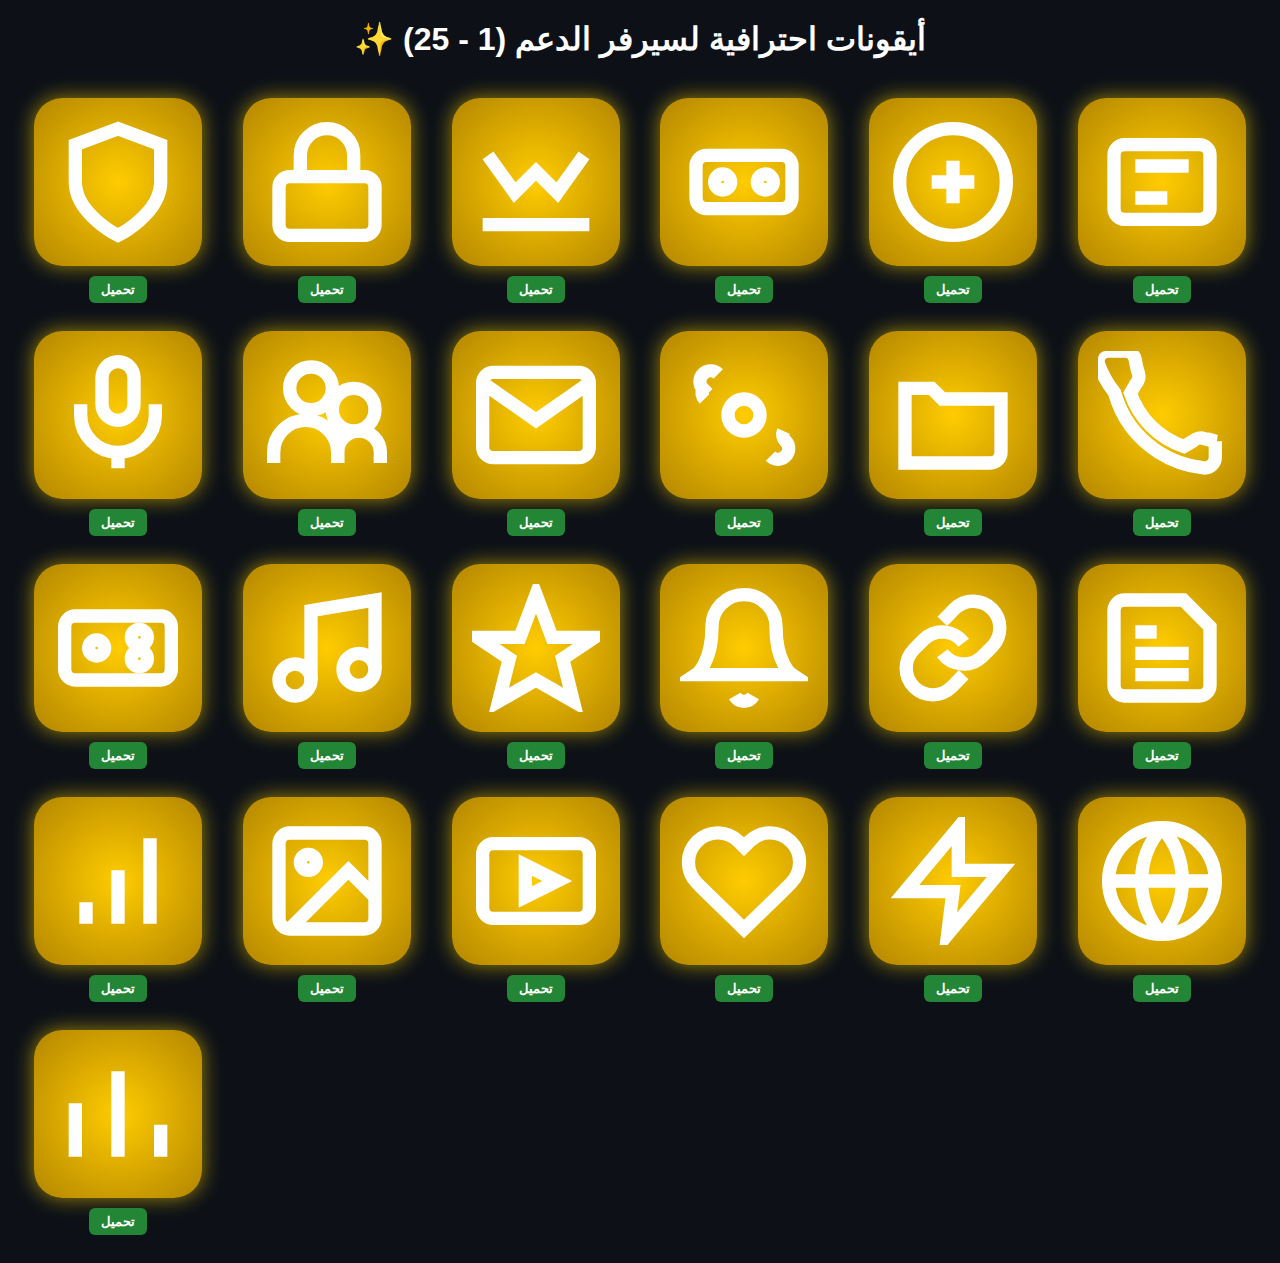
<file: index.html>
<!DOCTYPE html>
<html lang="ar">
<head>
  <meta charset="UTF-8">
  <title>🎨 أيقونات دعم البوت (25)</title>
  <style>
    body {
      background: #0d1117;
      color: white;
      font-family: Arial, sans-serif;
      text-align: center;
    }
    h1 { margin: 20px; }
    .grid {
      display: grid;
      grid-template-columns: repeat(auto-fill, minmax(160px, 1fr));
      gap: 28px;
      padding: 20px;
    }
    .icon-card {
      display: flex;
      flex-direction: column;
      align-items: center;
      justify-content: center;
    }
    svg {
      width: 128px;
      height: 128px;
      border-radius: 28px;
      background: radial-gradient(circle at center, #ffcc00, #b38600);
      padding: 20px;
      box-shadow: 0 0 20px rgba(255,215,0,0.6);
      display: block;
      margin: auto;
    }
    button {
      margin-top: 10px;
      padding: 6px 12px;
      border: none;
      border-radius: 6px;
      background: #238636;
      color: white;
      cursor: pointer;
      font-weight: bold;
    }
    button:hover { background: #2ea043; }
  </style>
</head>
<body>
  <h1>✨ أيقونات احترافية لسيرفر الدعم (1 - 25)</h1>
  <div class="grid">

    <!-- 1 🛡️ حماية -->
    <div class="icon-card"><svg viewBox="0 0 24 24" fill="none" stroke="white" stroke-width="2.5"><path d="M12 22s8-4 8-10V5l-8-3-8 3v7c0 6 8 10 8 10z"/></svg><button onclick="downloadPNG(this.previousElementSibling,'shield')">تحميل</button></div>

    <!-- 2 🔒 قفل -->
    <div class="icon-card"><svg viewBox="0 0 24 24" fill="none" stroke="white" stroke-width="2.5"><rect x="3" y="11" width="18" height="11" rx="2"/><path d="M7 11V7a5 5 0 0110 0v4"/></svg><button onclick="downloadPNG(this.previousElementSibling,'lock')">تحميل</button></div>

    <!-- 3 👑 تاج -->
    <div class="icon-card"><svg viewBox="0 0 24 24" fill="none" stroke="white" stroke-width="2.5"><path d="M3 7l5 7 4-4 4 4 5-7"/><path d="M2 20h20"/></svg><button onclick="downloadPNG(this.previousElementSibling,'crown')">تحميل</button></div>

    <!-- 4 🤖 بوت -->
    <div class="icon-card"><svg viewBox="0 0 24 24" fill="none" stroke="white" stroke-width="2.5"><rect x="3" y="7" width="18" height="10" rx="2"/><circle cx="8" cy="12" r="1.5"/><circle cx="16" cy="12" r="1.5"/></svg><button onclick="downloadPNG(this.previousElementSibling,'bot')">تحميل</button></div>

    <!-- 5 💰 كريدت -->
    <div class="icon-card"><svg viewBox="0 0 24 24" fill="none" stroke="white" stroke-width="2.5"><circle cx="12" cy="12" r="10"/><path d="M8 12h8"/><path d="M12 8v8"/></svg><button onclick="downloadPNG(this.previousElementSibling,'credit')">تحميل</button></div>

    <!-- 6 🎫 تذكرة -->
    <div class="icon-card"><svg viewBox="0 0 24 24" fill="none" stroke="white" stroke-width="2.5"><rect x="3" y="5" width="18" height="14" rx="2"/><path d="M7 9h10M7 15h6"/></svg><button onclick="downloadPNG(this.previousElementSibling,'ticket')">تحميل</button></div>

    <!-- 7 🎤 ميكروفون -->
    <div class="icon-card"><svg viewBox="0 0 24 24" fill="none" stroke="white" stroke-width="2.5"><rect x="9" y="2" width="6" height="11" rx="3"/><path d="M5 10v2a7 7 0 0014 0v-2"/><line x1="12" y1="19" x2="12" y2="22"/></svg><button onclick="downloadPNG(this.previousElementSibling,'mic')">تحميل</button></div>

    <!-- 8 👥 فريق -->
    <div class="icon-card"><svg viewBox="0 0 24 24" fill="none" stroke="white" stroke-width="2.5"><circle cx="9" cy="7" r="4"/><circle cx="17" cy="11" r="4"/><path d="M2 21v-2a6 6 0 0112 0v2"/><path d="M14 21v-2a4 4 0 018 0v2"/></svg><button onclick="downloadPNG(this.previousElementSibling,'team')">تحميل</button></div>

    <!-- 9 ✉️ رسائل -->
    <div class="icon-card"><svg viewBox="0 0 24 24" fill="none" stroke="white" stroke-width="2.5"><rect x="2" y="4" width="20" height="16" rx="2"/><polyline points="22,6 12,13 2,6"/></svg><button onclick="downloadPNG(this.previousElementSibling,'messages')">تحميل</button></div>

    <!-- 10 🛠️ إعدادات -->
    <div class="icon-card"><svg viewBox="0 0 24 24" fill="none" stroke="white" stroke-width="2.5"><circle cx="12" cy="12" r="3"/><path d="M19.4 15a1.65 1.65 0 00.33 1.82l.06.06a2 2 0 01-2.83 2.83"/><path d="M4.6 9A1.65 1.65 0 014.27 7.2l.06-.06a2 2 0 012.83-2.83"/></svg><button onclick="downloadPNG(this.previousElementSibling,'settings')">تحميل</button></div>

    <!-- 11 📁 ملفات -->
    <div class="icon-card"><svg viewBox="0 0 24 24" fill="none" stroke="white" stroke-width="2.5"><path d="M3 7h5l2 2h11v10a2 2 0 01-2 2H3z"/></svg><button onclick="downloadPNG(this.previousElementSibling,'folder')">تحميل</button></div>

    <!-- 12 📞 دعم -->
    <div class="icon-card"><svg viewBox="0 0 24 24" fill="none" stroke="white" stroke-width="2.5"><path d="M22 16.92v3a2 2 0 01-2.18 2 19.79 19.79 0 01-8.63-3.07A19.5 19.5 0 013.1 7.81 19.5 19.5 0 010 2.18 2 2 0 012 0h3a2 2 0 012 1.72c.12.81.3 1.6.54 2.35a2 2 0 01-.45 2.11L6.09 7.91a16 16 0 0010 10l1.73-1.02a2 2 0 012.11-.45c.75.24 1.54.42 2.35.54A2 2 0 0122 16.92z"/></svg><button onclick="downloadPNG(this.previousElementSibling,'support')">تحميل</button></div>

    <!-- 13 🎮 ألعاب -->
    <div class="icon-card"><svg viewBox="0 0 24 24" fill="none" stroke="white" stroke-width="2.5"><rect x="2" y="6" width="20" height="12" rx="2"/><circle cx="8" cy="12" r="1.5"/><circle cx="16" cy="10" r="1.5"/><circle cx="16" cy="14" r="1.5"/></svg><button onclick="downloadPNG(this.previousElementSibling,'gamepad')">تحميل</button></div>

    <!-- 14 🎵 موسيقى -->
    <div class="icon-card"><svg viewBox="0 0 24 24" fill="none" stroke="white" stroke-width="2.5"><path d="M9 18V5l12-2v13"/><circle cx="6" cy="18" r="3"/><circle cx="18" cy="16" r="3"/></svg><button onclick="downloadPNG(this.previousElementSibling,'music')">تحميل</button></div>

    <!-- 15 ⭐ نجمة -->
    <div class="icon-card"><svg viewBox="0 0 24 24" fill="none" stroke="white" stroke-width="2.5"><polygon points="12 2 15 10 23 10 17 14 19 22 12 18 5 22 7 14 1 10 9 10"/></svg><button onclick="downloadPNG(this.previousElementSibling,'star')">تحميل</button></div>

    <!-- 16 🔔 جرس -->
    <div class="icon-card"><svg viewBox="0 0 24 24" fill="none" stroke="white" stroke-width="2.5"><path d="M18 8a6 6 0 00-12 0c0 7-3 9-3 9h18s-3-2-3-9"/><path d="M13.73 21a2 2 0 01-3.46 0"/></svg><button onclick="downloadPNG(this.previousElementSibling,'bell')">تحميل</button></div>

    <!-- 17 🔗 دعوة -->
    <div class="icon-card"><svg viewBox="0 0 24 24" fill="none" stroke="white" stroke-width="2.5"><path d="M10 13a5 5 0 007.54.54l1.83-1.83a5 5 0 00-7.07-7.07L10 7"/><path d="M14 11a5 5 0 00-7.54-.54L4.63 12.3a5 5 0 007.07 7.07L14 17"/></svg><button onclick="downloadPNG(this.previousElementSibling,'invite')">تحميل</button></div>

    <!-- 18 📝 ملاحظات -->
    <div class="icon-card"><svg viewBox="0 0 24 24" fill="none" stroke="white" stroke-width="2.5"><path d="M19 21H5a2 2 0 01-2-2V5a2 2 0 012-2h11l5 5v11a2 2 0 01-2 2z"/><line x1="17" y1="17" x2="7" y2="17"/><line x1="17" y1="13" x2="7" y2="13"/><line x1="11" y1="9" x2="7" y2="9"/></svg><button onclick="downloadPNG(this.previousElementSibling,'note')">تحميل</button></div>

    <!-- 19 📈 لفل -->
    <div class="icon-card"><svg viewBox="0 0 24 24" fill="none" stroke="white" stroke-width="2.5"><line x1="12" y1="20" x2="12" y2="10"/><line x1="18" y1="20" x2="18" y2="4"/><line x1="6" y1="20" x2="6" y2="16"/></svg><button onclick="downloadPNG(this.previousElementSibling,'level')">تحميل</button></div>

    <!-- 20 🖼️ صورة -->
    <div class="icon-card"><svg viewBox="0 0 24 24" fill="none" stroke="white" stroke-width="2.5"><rect x="3" y="3" width="18" height="18" rx="2"/><circle cx="8.5" cy="8.5" r="1.5"/><path d="M21 15l-5-5L5 21"/></svg><button onclick="downloadPNG(this.previousElementSibling,'image')">تحميل</button></div>

    <!-- 21 🎬 فيديو -->
    <div class="icon-card"><svg viewBox="0 0 24 24" fill="none" stroke="white" stroke-width="2.5"><rect x="2" y="5" width="20" height="14" rx="2"/><polygon points="10,9 16,12 10,15"/></svg><button onclick="downloadPNG(this.previousElementSibling,'video')">تحميل</button></div>

    <!-- 22 ❤️ قلب -->
    <div class="icon-card"><svg viewBox="0 0 24 24" fill="none" stroke="white" stroke-width="2.5"><path d="M20.8 4.6a5.5 5.5 0 00-7.8 0L12 5.6l-1-1a5.5 5.5 0 00-7.8 7.8l1 1L12 21l7.8-7.6 1-1a5.5 5.5 0 000-7.8z"/></svg><button onclick="downloadPNG(this.previousElementSibling,'heart')">تحميل</button></div>

    <!-- 23 ⚡ طاقة -->
    <div class="icon-card"><svg viewBox="0 0 24 24" fill="none" stroke="white" stroke-width="2.5"><polygon points="13 2 3 14 12 14 11 22 21 10 13 10 13 2"/></svg><button onclick="downloadPNG(this.previousElementSibling,'power')">تحميل</button></div>

    <!-- 24 🌐 ويب -->
    <div class="icon-card"><svg viewBox="0 0 24 24" fill="none" stroke="white" stroke-width="2.5"><circle cx="12" cy="12" r="10"/><path d="M2 12h20M12 2a15 15 0 010 20M12 2a15 15 0 000 20"/></svg><button onclick="downloadPNG(this.previousElementSibling,'web')">تحميل</button></div>

    <!-- 25 📊 إحصائيات -->
    <div class="icon-card"><svg viewBox="0 0 24 24" fill="none" stroke="white" stroke-width="2.5"><line x1="4" y1="20" x2="4" y2="10"/><line x1="12" y1="20" x2="12" y2="4"/><line x1="20" y1="20" x2="20" y2="14"/></svg><button onclick="downloadPNG(this.previousElementSibling,'stats')">تحميل</button></div>

  </div>

  <script>
    function downloadPNG(svgEl, name) {
      const svgData = new XMLSerializer().serializeToString(svgEl);
      const svgBlob = new Blob([svgData], { type: "image/svg+xml;charset=utf-8" });
      const url = URL.createObjectURL(svgBlob);
      const img = new Image();
      img.onload = function() {
        const canvas = document.createElement("canvas");
        canvas.width = 512;
        canvas.height = 512;
        const ctx = canvas.getContext("2d");
        ctx.drawImage(img, 0, 0, 512, 512);
        const pngFile = canvas.toDataURL("image/png");
        const link = document.createElement("a");
        link.download = name + ".png";
        link.href = pngFile;
        document.body.appendChild(link);
        link.click();
        document.body.removeChild(link);
      };
      img.src = url;
    }
  </script>
</body>
</html>
</file>
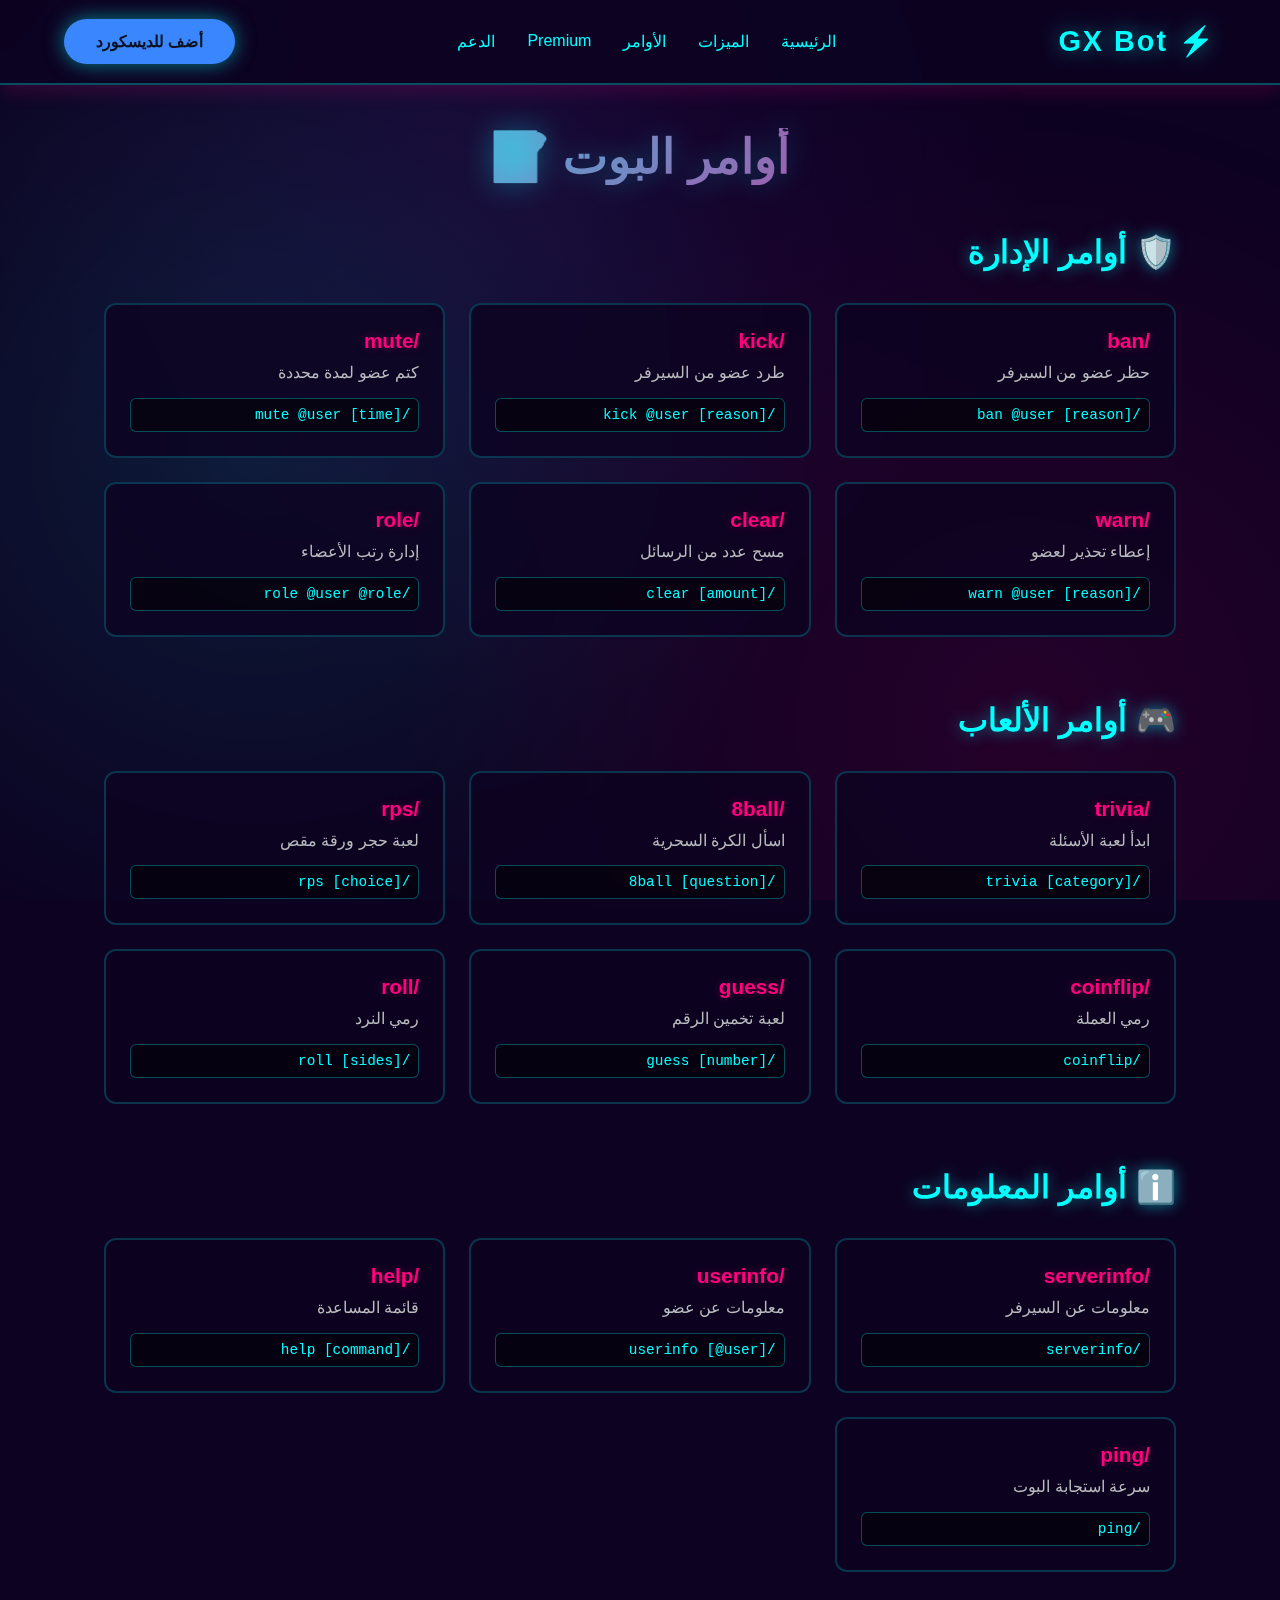
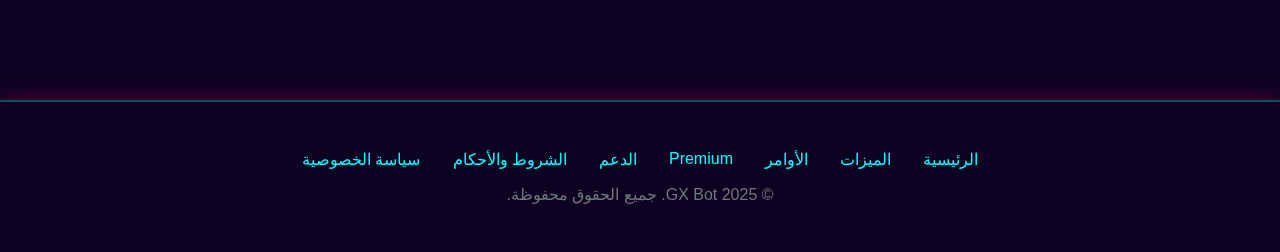
<file: commands.html>
<!DOCTYPE html>
<html lang="ar" dir="rtl">
<head>
    <meta charset="UTF-8">
    <meta name="viewport" content="width=device-width, initial-scale=1.0">
    <title>GX Bot - الأوامر</title>
    <link rel="stylesheet" href="style.css">
</head>
<body>
    <!-- Navbar -->
    <nav>
        <div class="logo">⚡ GX Bot</div>
        <ul class="nav-links">
            <li><a href="index.html">الرئيسية</a></li>
            <li><a href="features.html">الميزات</a></li>
            <li><a href="commands.html">الأوامر</a></li>
            <li><a href="premium.html">Premium</a></li>
            <li><a href="support.html">الدعم</a></li>
        </ul>
        <a href="#" class="btn-primary">أضف للديسكورد</a>
    </nav>

    <!-- Commands Container -->
    <div class="commands-container">
        <h2 class="section-title">أوامر البوت 📝</h2>
        
        <div class="commands-category">
            <h3 class="category-title">🛡️ أوامر الإدارة</h3>
            <div class="commands-grid">
                <div class="command-card">
                    <div class="command-name">/ban</div>
                    <div class="command-desc">حظر عضو من السيرفر</div>
                    <div class="command-usage">/ban @user [reason]</div>
                </div>
                <div class="command-card">
                    <div class="command-name">/kick</div>
                    <div class="command-desc">طرد عضو من السيرفر</div>
                    <div class="command-usage">/kick @user [reason]</div>
                </div>
                <div class="command-card">
                    <div class="command-name">/mute</div>
                    <div class="command-desc">كتم عضو لمدة محددة</div>
                    <div class="command-usage">/mute @user [time]</div>
                </div>
                <div class="command-card">
                    <div class="command-name">/warn</div>
                    <div class="command-desc">إعطاء تحذير لعضو</div>
                    <div class="command-usage">/warn @user [reason]</div>
                </div>
                <div class="command-card">
                    <div class="command-name">/clear</div>
                    <div class="command-desc">مسح عدد من الرسائل</div>
                    <div class="command-usage">/clear [amount]</div>
                </div>
                <div class="command-card">
                    <div class="command-name">/role</div>
                    <div class="command-desc">إدارة رتب الأعضاء</div>
                    <div class="command-usage">/role @user @role</div>
                </div>
            </div>
        </div>

        <div class="commands-category">
            <h3 class="category-title">🎮 أوامر الألعاب</h3>
            <div class="commands-grid">
                <div class="command-card">
                    <div class="command-name">/trivia</div>
                    <div class="command-desc">ابدأ لعبة الأسئلة</div>
                    <div class="command-usage">/trivia [category]</div>
                </div>
                <div class="command-card">
                    <div class="command-name">/8ball</div>
                    <div class="command-desc">اسأل الكرة السحرية</div>
                    <div class="command-usage">/8ball [question]</div>
                </div>
                <div class="command-card">
                    <div class="command-name">/rps</div>
                    <div class="command-desc">لعبة حجر ورقة مقص</div>
                    <div class="command-usage">/rps [choice]</div>
                </div>
                <div class="command-card">
                    <div class="command-name">/coinflip</div>
                    <div class="command-desc">رمي العملة</div>
                    <div class="command-usage">/coinflip</div>
                </div>
                <div class="command-card">
                    <div class="command-name">/guess</div>
                    <div class="command-desc">لعبة تخمين الرقم</div>
                    <div class="command-usage">/guess [number]</div>
                </div>
                <div class="command-card">
                    <div class="command-name">/roll</div>
                    <div class="command-desc">رمي النرد</div>
                    <div class="command-usage">/roll [sides]</div>
                </div>
            </div>
        </div>

        <div class="commands-category">
            <h3 class="category-title">ℹ️ أوامر المعلومات</h3>
            <div class="commands-grid">
                <div class="command-card">
                    <div class="command-name">/serverinfo</div>
                    <div class="command-desc">معلومات عن السيرفر</div>
                    <div class="command-usage">/serverinfo</div>
                </div>
                <div class="command-card">
                    <div class="command-name">/userinfo</div>
                    <div class="command-desc">معلومات عن عضو</div>
                    <div class="command-usage">/userinfo [@user]</div>
                </div>
                <div class="command-card">
                    <div class="command-name">/help</div>
                    <div class="command-desc">قائمة المساعدة</div>
                    <div class="command-usage">/help [command]</div>
                </div>
                <div class="command-card">
                    <div class="command-name">/ping</div>
                    <div class="command-desc">سرعة استجابة البوت</div>
                    <div class="command-usage">/ping</div>
                </div>
            </div>
        </div>
    </div>

    <!-- Footer -->
    <footer>
        <div class="footer-links">
            <a href="index.html">الرئيسية</a>
            <a href="features.html">الميزات</a>
            <a href="commands.html">الأوامر</a>
            <a href="premium.html">Premium</a>
            <a href="support.html">الدعم</a>
            <a href="#">الشروط والأحكام</a>
            <a href="#">سياسة الخصوصية</a>
        </div>
        <p style="color: #72767d; margin-top: 1rem;">© 2025 GX Bot. جميع الحقوق محفوظة.</p>
    </footer>
</body>
</html>
</file>
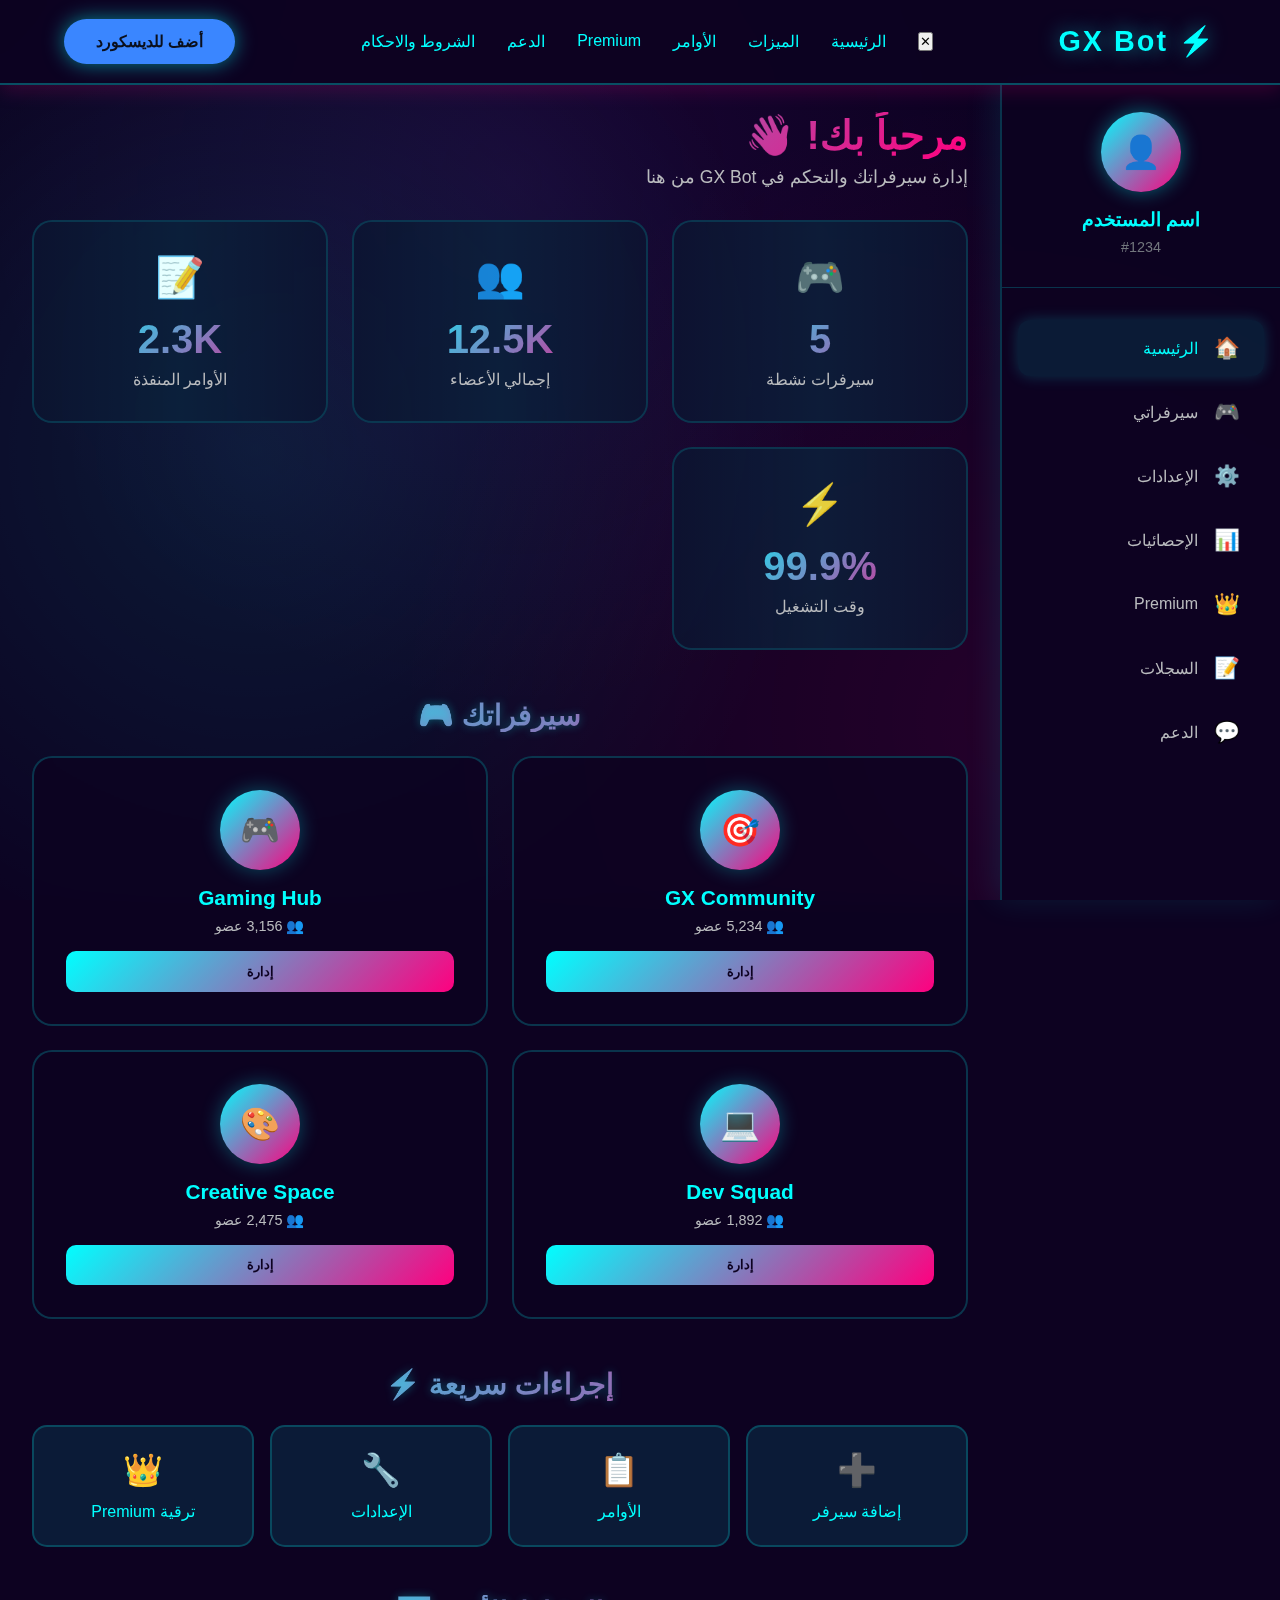
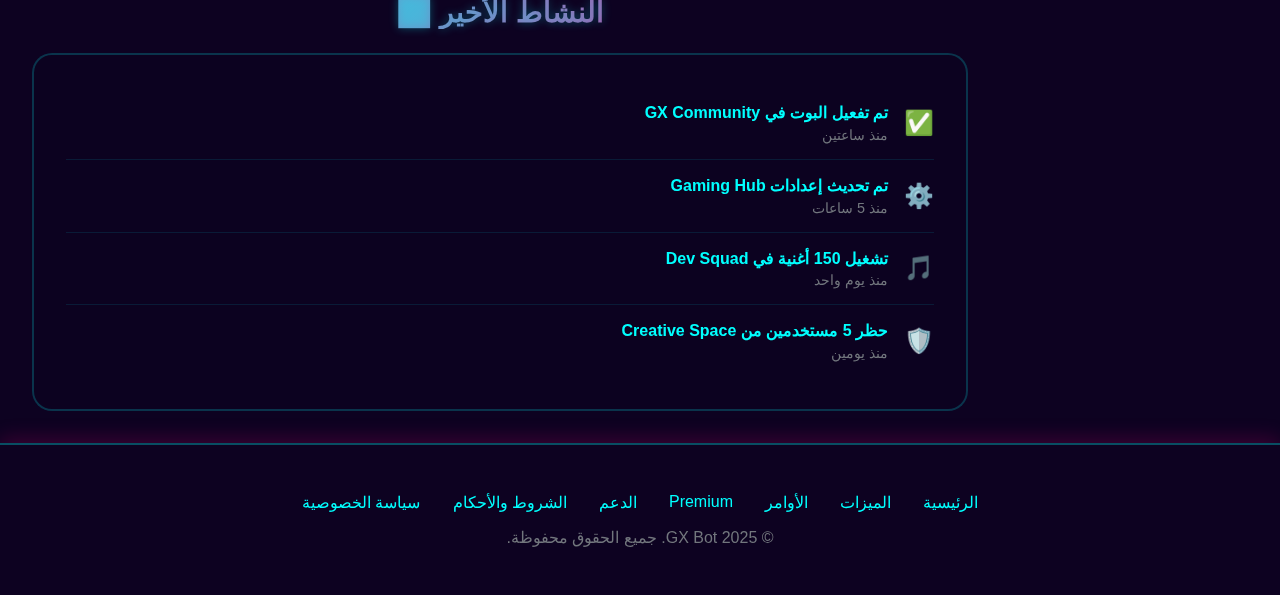
<file: dashboard.html>
<!DOCTYPE html>
<html lang="ar" dir="rtl">
<head>
    <meta charset="UTF-8">
    <meta name="viewport" content="width=device-width, initial-scale=1.0">
    <title>GX Bot - لوحة التحكم</title>
    <link rel="stylesheet" href="style.css">
    <style>
        .dashboard-container {
            display: flex;
            min-height: 100vh;
            padding-top: 80px;
        }

        /* Sidebar */
        .sidebar {
            width: 280px;
            background: rgba(13, 2, 33, 0.95);
            backdrop-filter: blur(20px);
            border-left: 2px solid rgba(0, 255, 255, 0.2);
            padding: 2rem 0;
            position: fixed;
            right: 0;
            top: 80px;
            bottom: 0;
            overflow-y: auto;
            box-shadow: -5px 0 30px rgba(0, 255, 255, 0.1);
        }

        .user-profile {
            padding: 0 1.5rem 2rem;
            border-bottom: 1px solid rgba(0, 255, 255, 0.2);
            margin-bottom: 2rem;
        }

        .user-avatar {
            width: 80px;
            height: 80px;
            border-radius: 50%;
            background: linear-gradient(135deg, #00ffff 0%, #ff007f 100%);
            display: flex;
            align-items: center;
            justify-content: center;
            font-size: 2rem;
            margin: 0 auto 1rem;
            box-shadow: 0 0 20px rgba(0, 255, 255, 0.4);
        }

        .user-name {
            text-align: center;
            color: #00ffff;
            font-size: 1.2rem;
            font-weight: 600;
            margin-bottom: 0.5rem;
        }

        .user-id {
            text-align: center;
            color: #72767d;
            font-size: 0.9rem;
        }

        .sidebar-menu {
            list-style: none;
            padding: 0 1rem;
        }

        .menu-item {
            margin-bottom: 0.5rem;
        }

        .menu-item a {
            display: flex;
            align-items: center;
            gap: 1rem;
            padding: 1rem 1.5rem;
            color: #b9bbbe;
            text-decoration: none;
            border-radius: 12px;
            transition: all 0.3s;
        }

        .menu-item a:hover,
        .menu-item a.active {
            background: rgba(0, 255, 255, 0.1);
            color: #00ffff;
            box-shadow: 0 0 15px rgba(0, 255, 255, 0.2);
        }

        .menu-item .icon {
            font-size: 1.3rem;
        }

        /* Main Content */
        .main-content {
            flex: 1;
            margin-right: 280px;
            padding: 2rem;
        }

        .page-header {
            margin-bottom: 2rem;
        }

        .page-header h1 {
            font-size: 2.5rem;
            background: linear-gradient(135deg, #00ffff 0%, #ff007f 100%);
            -webkit-background-clip: text;
            -webkit-text-fill-color: transparent;
            background-clip: text;
            margin-bottom: 0.5rem;
        }

        .page-header p {
            color: #b9bbbe;
            font-size: 1.1rem;
        }

        /* Server Cards */
        .servers-grid {
            display: grid;
            grid-template-columns: repeat(auto-fill, minmax(300px, 1fr));
            gap: 1.5rem;
            margin-bottom: 3rem;
        }

        .server-card {
            background: rgba(13, 2, 33, 0.8);
            backdrop-filter: blur(10px);
            border: 2px solid rgba(0, 255, 255, 0.2);
            border-radius: 20px;
            padding: 2rem;
            transition: all 0.3s;
            cursor: pointer;
        }

        .server-card:hover {
            border-color: #ff007f;
            transform: translateY(-5px);
            box-shadow: 0 10px 40px rgba(255, 0, 127, 0.3);
        }

        .server-icon {
            width: 80px;
            height: 80px;
            border-radius: 50%;
            background: linear-gradient(135deg, #00ffff 0%, #ff007f 100%);
            display: flex;
            align-items: center;
            justify-content: center;
            font-size: 2rem;
            margin: 0 auto 1rem;
            box-shadow: 0 0 20px rgba(0, 255, 255, 0.3);
        }

        .server-name {
            text-align: center;
            color: #00ffff;
            font-size: 1.3rem;
            font-weight: 600;
            margin-bottom: 0.5rem;
        }

        .server-members {
            text-align: center;
            color: #b9bbbe;
            font-size: 0.9rem;
            margin-bottom: 1rem;
        }

        .server-actions {
            display: flex;
            gap: 0.5rem;
        }

        .btn-manage {
            flex: 1;
            padding: 0.8rem;
            background: linear-gradient(135deg, #00ffff 0%, #ff007f 100%);
            color: #0d0221;
            border: none;
            border-radius: 10px;
            font-weight: 600;
            cursor: pointer;
            transition: all 0.3s;
        }

        .btn-manage:hover {
            transform: translateY(-2px);
            box-shadow: 0 5px 20px rgba(0, 255, 255, 0.4);
        }

        /* Stats Cards */
        .stats-grid {
            display: grid;
            grid-template-columns: repeat(auto-fit, minmax(250px, 1fr));
            gap: 1.5rem;
            margin-bottom: 3rem;
        }

        .stat-card {
            background: rgba(13, 2, 33, 0.8);
            backdrop-filter: blur(10px);
            border: 2px solid rgba(0, 255, 255, 0.2);
            border-radius: 20px;
            padding: 2rem;
            transition: all 0.3s;
        }

        .stat-card:hover {
            border-color: #ff007f;
            transform: translateY(-5px);
            box-shadow: 0 10px 40px rgba(0, 255, 255, 0.2);
        }

        .stat-icon {
            font-size: 2.5rem;
            margin-bottom: 1rem;
        }

        .stat-value {
            font-size: 2.5rem;
            font-weight: bold;
            background: linear-gradient(135deg, #00ffff 0%, #ff007f 100%);
            -webkit-background-clip: text;
            -webkit-text-fill-color: transparent;
            background-clip: text;
            margin-bottom: 0.5rem;
        }

        .stat-label {
            color: #b9bbbe;
            font-size: 1rem;
        }

        /* Quick Actions */
        .quick-actions {
            margin-bottom: 3rem;
        }

        .section-title {
            font-size: 1.8rem;
            color: #00ffff;
            margin-bottom: 1.5rem;
            text-shadow: 0 0 10px rgba(0, 255, 255, 0.3);
        }

        .actions-grid {
            display: grid;
            grid-template-columns: repeat(auto-fill, minmax(200px, 1fr));
            gap: 1rem;
        }

        .action-btn {
            background: rgba(0, 255, 255, 0.1);
            border: 2px solid rgba(0, 255, 255, 0.2);
            border-radius: 15px;
            padding: 1.5rem;
            text-align: center;
            color: #00ffff;
            text-decoration: none;
            transition: all 0.3s;
            display: flex;
            flex-direction: column;
            align-items: center;
            gap: 0.8rem;
        }

        .action-btn:hover {
            border-color: #ff007f;
            background: rgba(255, 0, 127, 0.1);
            transform: translateY(-3px);
            box-shadow: 0 5px 20px rgba(255, 0, 127, 0.2);
        }

        .action-btn .icon {
            font-size: 2rem;
        }

        /* Recent Activity */
        .activity-list {
            background: rgba(13, 2, 33, 0.8);
            backdrop-filter: blur(10px);
            border: 2px solid rgba(0, 255, 255, 0.2);
            border-radius: 20px;
            padding: 2rem;
        }

        .activity-item {
            padding: 1rem 0;
            border-bottom: 1px solid rgba(0, 255, 255, 0.1);
            display: flex;
            align-items: center;
            gap: 1rem;
        }

        .activity-item:last-child {
            border-bottom: none;
        }

        .activity-icon {
            font-size: 1.5rem;
        }

        .activity-content {
            flex: 1;
        }

        .activity-title {
            color: #00ffff;
            font-weight: 600;
            margin-bottom: 0.3rem;
        }

        .activity-time {
            color: #72767d;
            font-size: 0.9rem;
        }

        @media (max-width: 1024px) {
            .sidebar {
                width: 240px;
            }

            .main-content {
                margin-right: 240px;
            }
        }

        @media (max-width: 768px) {
            .sidebar {
                width: 100%;
                position: relative;
                top: 0;
                border-left: none;
                border-bottom: 2px solid rgba(0, 255, 255, 0.2);
            }

            .main-content {
                margin-right: 0;
            }

            .dashboard-container {
                flex-direction: column;
            }
        }
        /* Mobile Menu Button */
        .menu-toggle {
            display: none;
            background: none;
            border: none;
            color: #00ffff;
            font-size: 2rem;
            cursor: pointer;
            padding: 0.5rem;
            transition: all 0.3s;
        }

        .menu-toggle:hover {
            color: #ff007f;
            transform: scale(1.1);
        }

        /* Prime Button Style */
        .btn-prime {
            background: linear-gradient(135deg, #ffd700 0%, #ffed4e 100%);
            color: #0d0221;
            padding: 0.6rem 1.5rem;
            border-radius: 8px;
            font-weight: 700;
            transition: all 0.3s;
            display: inline-block;
            text-decoration: none;
            box-shadow: 0 0 20px rgba(255, 215, 0, 0.4);
        }

        .btn-prime:hover {
            transform: translateY(-2px);
            box-shadow: 0 0 30px rgba(255, 215, 0, 0.6);
        }

        /* Mobile Responsive */
        @media (max-width: 768px) {
            .menu-toggle {
                display: block;
            }

            .nav-links {
                position: fixed;
                top: 0;
                right: -100%;
                width: 100%;
                height: 100vh;
                background: rgba(13, 2, 33, 0.98);
                backdrop-filter: blur(20px);
                flex-direction: column;
                justify-content: center;
                align-items: center;
                gap: 2rem;
                transition: right 0.4s ease;
                z-index: 999;
                padding: 2rem;
            }

            .nav-links.active {
                right: 0;
            }

            .nav-links li {
                opacity: 0;
                transform: translateX(50px);
                animation: slideIn 0.5s forwards;
            }

            .nav-links.active li {
                animation: slideIn 0.5s forwards;
            }

            .nav-links li:nth-child(1) { animation-delay: 0.1s; }
            .nav-links li:nth-child(2) { animation-delay: 0.2s; }
            .nav-links li:nth-child(3) { animation-delay: 0.3s; }
            .nav-links li:nth-child(4) { animation-delay: 0.4s; }
            .nav-links li:nth-child(5) { animation-delay: 0.5s; }
            .nav-links li:nth-child(6) { animation-delay: 0.6s; }
            .nav-links li:nth-child(7) { animation-delay: 0.7s; }

            @keyframes slideIn {
                to {
                    opacity: 1;
                    transform: translateX(0);
                }
            }

            .nav-links a {
                font-size: 1.5rem;
                padding: 1rem 2rem;
                width: 100%;
                text-align: center;
                border-radius: 12px;
                transition: all 0.3s;
            }

            .nav-links a:hover {
                background: rgba(0, 255, 255, 0.1);
                box-shadow: 0 0 20px rgba(0, 255, 255, 0.3);
            }

            .btn-prime {
                padding: 1rem 2.5rem;
                font-size: 1.3rem;
            }

            nav .btn-primary {
                display: none;
            }

            /* Close Button */
            .close-menu {
                position: absolute;
                top: 2rem;
                left: 2rem;
                background: none;
                border: none;
                color: #ff007f;
                font-size: 2.5rem;
                cursor: pointer;
                transition: all 0.3s;
                display: none;
            }

            .nav-links.active .close-menu {
                display: block;
            }

            .close-menu:hover {
                color: #00ffff;
                transform: rotate(90deg);
            }
        }
    </style>
</head>
<body>
    <!-- Navbar -->
    <nav>
        <div class="logo">⚡ GX Bot</div>
        
        <!-- Mobile Menu Toggle -->
        <button class="menu-toggle" onclick="toggleMenu()" aria-label="Menu">
            ☰
        </button>

        <ul class="nav-links" id="navMenu">
            <!-- Close Button for Mobile -->
            <button class="close-menu" onclick="toggleMenu()" aria-label="Close">✕</button>
            
            <li><a href="index.html" onclick="closeMenu()">الرئيسية</a></li>
            <li><a href="features.html" onclick="closeMenu()">الميزات</a></li>
            <li><a href="commands.html" onclick="closeMenu()">الأوامر</a></li>
            <li><a href="premium.html" onclick="closeMenu()">Premium</a></li>
            <li><a href="support.html" onclick="closeMenu()">الدعم</a></li>
            <li><a href="terms.html" onclick="closeMenu()">الشروط والاحكام</a></li>
            <!--<li><a href="premium.html" class="btn-prime" onclick="closeMenu()">Prime</a></li>-->
        </ul>
        
        <a href="https://discord.gg/g43V2Q62KP" class="btn-primary">أضف للديسكورد</a>
    </nav>

    <script>
        // Toggle Menu
        function toggleMenu() {
            const navMenu = document.getElementById('navMenu');
            navMenu.classList.toggle('active');
            
            // Prevent body scroll when menu is open
            if (navMenu.classList.contains('active')) {
                document.body.style.overflow = 'hidden';
            } else {
                document.body.style.overflow = 'auto';
            }
        }

        // Close Menu
        function closeMenu() {
            const navMenu = document.getElementById('navMenu');
            navMenu.classList.remove('active');
            document.body.style.overflow = 'auto';
        }

        // Close menu when clicking outside
        document.addEventListener('click', function(event) {
            const navMenu = document.getElementById('navMenu');
            const menuToggle = document.querySelector('.menu-toggle');
            
            if (navMenu.classList.contains('active') && 
                !navMenu.contains(event.target) && 
                !menuToggle.contains(event.target)) {
                closeMenu();
            }
        });

        // Close menu on escape key
        document.addEventListener('keydown', function(event) {
            if (event.key === 'Escape') {
                closeMenu();
            }
        });
    </script>
    <div class="dashboard-container">
        <!-- Sidebar -->
        <aside class="sidebar">
            <div class="user-profile">
                <div class="user-avatar">👤</div>
                <div class="user-name">اسم المستخدم</div>
                <div class="user-id">#1234</div>
            </div>

            <ul class="sidebar-menu">
                <li class="menu-item">
                    <a href="#" class="active">
                        <span class="icon">🏠</span>
                        <span>الرئيسية</span>
                    </a>
                </li>
                <li class="menu-item">
                    <a href="#">
                        <span class="icon">🎮</span>
                        <span>سيرفراتي</span>
                    </a>
                </li>
                <li class="menu-item">
                    <a href="#">
                        <span class="icon">⚙️</span>
                        <span>الإعدادات</span>
                    </a>
                </li>
                <li class="menu-item">
                    <a href="#">
                        <span class="icon">📊</span>
                        <span>الإحصائيات</span>
                    </a>
                </li>
                <li class="menu-item">
                    <a href="premium.html">
                        <span class="icon">👑</span>
                        <span>Premium</span>
                    </a>
                </li>
                <li class="menu-item">
                    <a href="#">
                        <span class="icon">📝</span>
                        <span>السجلات</span>
                    </a>
                </li>
                <li class="menu-item">
                    <a href="support.html">
                        <span class="icon">💬</span>
                        <span>الدعم</span>
                    </a>
                </li>
            </ul>
        </aside>

        <!-- Main Content -->
        <main class="main-content">
            <div class="page-header">
                <h1>مرحباً بك! 👋</h1>
                <p>إدارة سيرفراتك والتحكم في GX Bot من هنا</p>
            </div>

            <!-- Stats -->
            <div class="stats-grid">
                <div class="stat-card">
                    <div class="stat-icon">🎮</div>
                    <div class="stat-value">5</div>
                    <div class="stat-label">سيرفرات نشطة</div>
                </div>
                <div class="stat-card">
                    <div class="stat-icon">👥</div>
                    <div class="stat-value">12.5K</div>
                    <div class="stat-label">إجمالي الأعضاء</div>
                </div>
                <div class="stat-card">
                    <div class="stat-icon">📝</div>
                    <div class="stat-value">2.3K</div>
                    <div class="stat-label">الأوامر المنفذة</div>
                </div>
                <div class="stat-card">
                    <div class="stat-icon">⚡</div>
                    <div class="stat-value">99.9%</div>
                    <div class="stat-label">وقت التشغيل</div>
                </div>
            </div>

            <!-- Servers -->
            <h2 class="section-title">سيرفراتك 🎮</h2>
            <div class="servers-grid">
                <div class="server-card">
                    <div class="server-icon">🎯</div>
                    <div class="server-name">GX Community</div>
                    <div class="server-members">👥 5,234 عضو</div>
                    <div class="server-actions">
                        <button class="btn-manage">إدارة</button>
                    </div>
                </div>

                <div class="server-card">
                    <div class="server-icon">🎮</div>
                    <div class="server-name">Gaming Hub</div>
                    <div class="server-members">👥 3,156 عضو</div>
                    <div class="server-actions">
                        <button class="btn-manage">إدارة</button>
                    </div>
                </div>

                <div class="server-card">
                    <div class="server-icon">💻</div>
                    <div class="server-name">Dev Squad</div>
                    <div class="server-members">👥 1,892 عضو</div>
                    <div class="server-actions">
                        <button class="btn-manage">إدارة</button>
                    </div>
                </div>

                <div class="server-card">
                    <div class="server-icon">🎨</div>
                    <div class="server-name">Creative Space</div>
                    <div class="server-members">👥 2,475 عضو</div>
                    <div class="server-actions">
                        <button class="btn-manage">إدارة</button>
                    </div>
                </div>
            </div>

            <!-- Quick Actions -->
            <div class="quick-actions">
                <h2 class="section-title">إجراءات سريعة ⚡</h2>
                <div class="actions-grid">
                    <a href="#" class="action-btn">
                        <span class="icon">➕</span>
                        <span>إضافة سيرفر</span>
                    </a>
                    <a href="commands.html" class="action-btn">
                        <span class="icon">📋</span>
                        <span>الأوامر</span>
                    </a>
                    <a href="#" class="action-btn">
                        <span class="icon">🔧</span>
                        <span>الإعدادات</span>
                    </a>
                    <a href="premium.html" class="action-btn">
                        <span class="icon">👑</span>
                        <span>ترقية Premium</span>
                    </a>
                </div>
            </div>

            <!-- Recent Activity -->
            <h2 class="section-title">النشاط الأخير 📊</h2>
            <div class="activity-list">
                <div class="activity-item">
                    <span class="activity-icon">✅</span>
                    <div class="activity-content">
                        <div class="activity-title">تم تفعيل البوت في GX Community</div>
                        <div class="activity-time">منذ ساعتين</div>
                    </div>
                </div>
                <div class="activity-item">
                    <span class="activity-icon">⚙️</span>
                    <div class="activity-content">
                        <div class="activity-title">تم تحديث إعدادات Gaming Hub</div>
                        <div class="activity-time">منذ 5 ساعات</div>
                    </div>
                </div>
                <div class="activity-item">
                    <span class="activity-icon">🎵</span>
                    <div class="activity-content">
                        <div class="activity-title">تشغيل 150 أغنية في Dev Squad</div>
                        <div class="activity-time">منذ يوم واحد</div>
                    </div>
                </div>
                <div class="activity-item">
                    <span class="activity-icon">🛡️</span>
                    <div class="activity-content">
                        <div class="activity-title">حظر 5 مستخدمين من Creative Space</div>
                        <div class="activity-time">منذ يومين</div>
                    </div>
                </div>
            </div>
        </main>
    </div>
    <footer>
    <div class="footer-links">
        <a href="index.html">الرئيسية</a>
        <a href="features.html">الميزات</a>
        <a href="commands.html">الأوامر</a>
        <a href="premium.html">Premium</a>
        <a href="support.html">الدعم</a>
        <a href="terms.html">الشروط والأحكام</a>
        <a href="privacy.html">سياسة الخصوصية</a>
    </div>
    <p style="color: #72767d; margin-top: 1rem;">© 2025 GX Bot. جميع الحقوق محفوظة.</p>
</footer>
<script>
    // Toggle Menu
    function toggleMenu() {
        const navMenu = document.getElementById('navMenu');
        navMenu.classList.toggle('active');
        
        if (navMenu.classList.contains('active')) {
            document.body.style.overflow = 'hidden';
        } else {
            document.body.style.overflow = 'auto';
        }
    }

    // Close Menu
    function closeMenu() {
        const navMenu = document.getElementById('navMenu');
        navMenu.classList.remove('active');
        document.body.style.overflow = 'auto';
    }
</script>
</body>
</html>
</file>
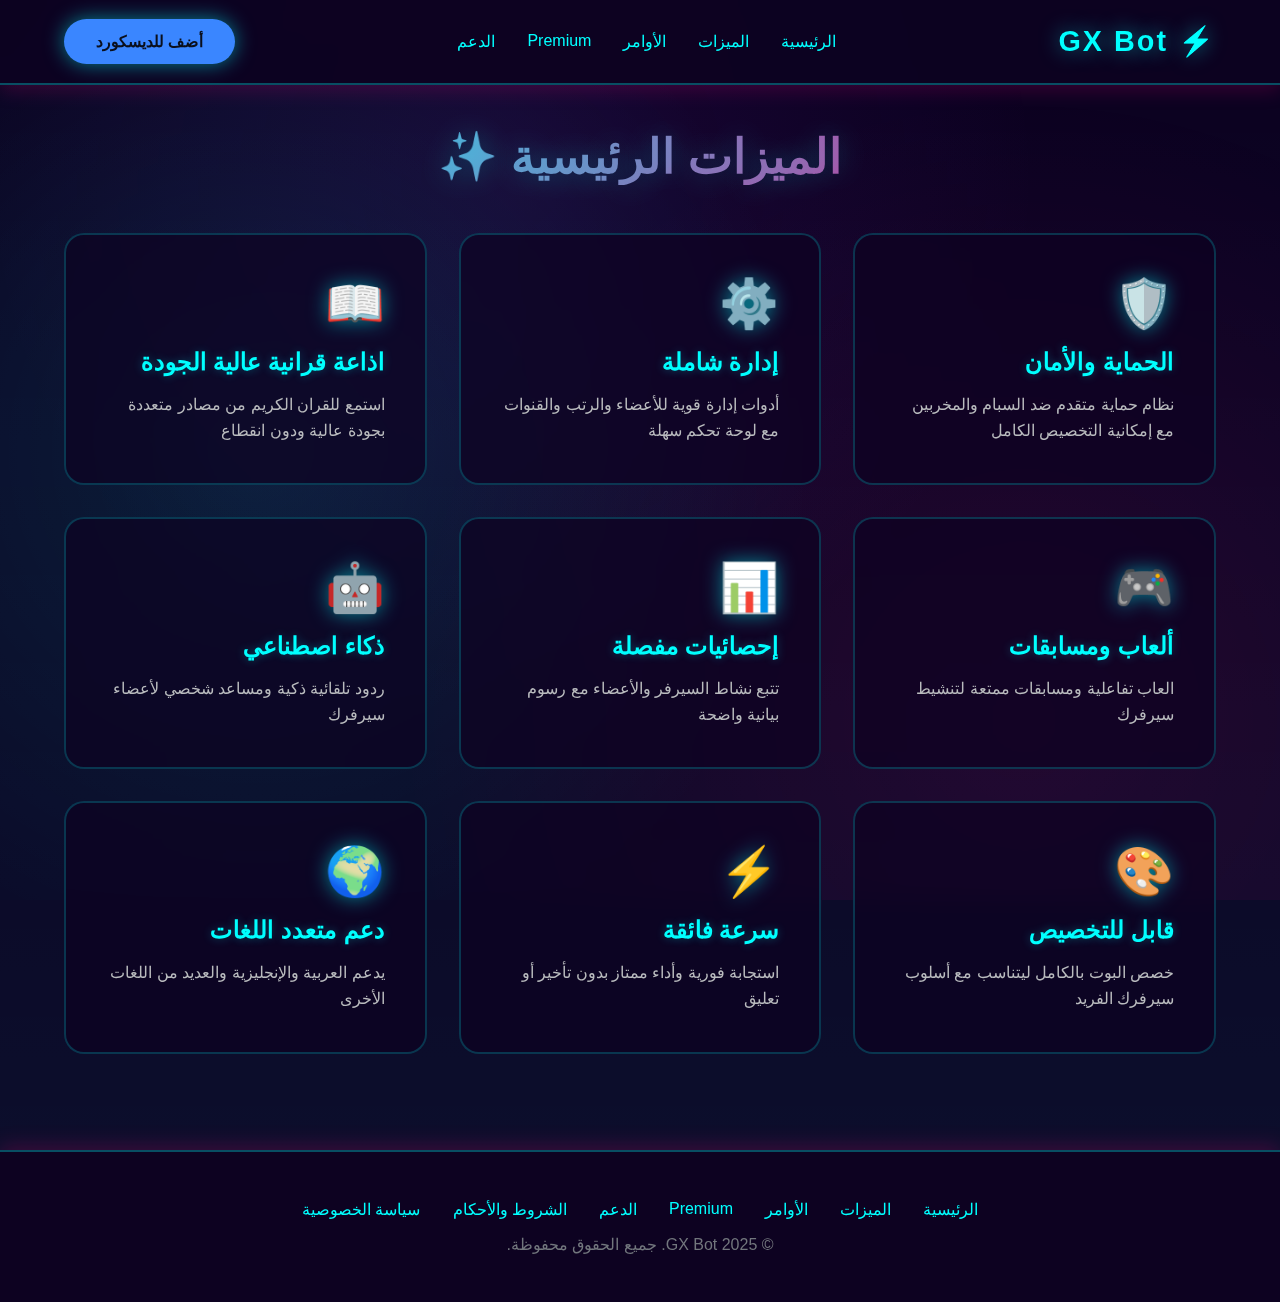
<file: features.html>
<!DOCTYPE html>
<html lang="ar" dir="rtl">
<head>
    <meta charset="UTF-8">
    <meta name="viewport" content="width=device-width, initial-scale=1.0">
    <title>GX Bot - الميزات</title>
    <link rel="stylesheet" href="style.css">
</head>
<body>
    <!-- Navbar -->
    <nav>
        <div class="logo">⚡ GX Bot</div>
        <ul class="nav-links">
            <li><a href="index.html">الرئيسية</a></li>
            <li><a href="features.html">الميزات</a></li>
            <li><a href="commands.html">الأوامر</a></li>
            <li><a href="premium.html">Premium</a></li>
            <li><a href="support.html">الدعم</a></li>
        </ul>
        <a href="#" class="btn-primary">أضف للديسكورد</a>
    </nav>

    <!-- Features Section -->
    <section class="features">
        <h2 class="section-title">الميزات الرئيسية ✨</h2>
        <div class="features-grid">
            <div class="feature-card">
                <div class="feature-icon">🛡️</div>
                <h3>الحماية والأمان</h3>
                <p>نظام حماية متقدم ضد السبام والمخربين مع إمكانية التخصيص الكامل</p>
            </div>
            <div class="feature-card">
                <div class="feature-icon">⚙️</div>
                <h3>إدارة شاملة</h3>
                <p>أدوات إدارة قوية للأعضاء والرتب والقنوات مع لوحة تحكم سهلة</p>
            </div>
            <div class="feature-card">
                <div class="feature-icon">📖</div>
                <h3>اذاعة قرانية عالية الجودة</h3>
                <p>استمع للقران الكريم من مصادر متعددة بجودة عالية ودون انقطاع</p>
            </div>
            <div class="feature-card">
                <div class="feature-icon">🎮</div>
                <h3>ألعاب ومسابقات</h3>
                <p>العاب تفاعلية ومسابقات ممتعة لتنشيط سيرفرك</p>
            </div>
            <div class="feature-card">
                <div class="feature-icon">📊</div>
                <h3>إحصائيات مفصلة</h3>
                <p>تتبع نشاط السيرفر والأعضاء مع رسوم بيانية واضحة</p>
            </div>
            <div class="feature-card">
                <div class="feature-icon">🤖</div>
                <h3>ذكاء اصطناعي</h3>
                <p>ردود تلقائية ذكية ومساعد شخصي لأعضاء سيرفرك</p>
            </div>
            <div class="feature-card">
                <div class="feature-icon">🎨</div>
                <h3>قابل للتخصيص</h3>
                <p>خصص البوت بالكامل ليتناسب مع أسلوب سيرفرك الفريد</p>
            </div>
            <div class="feature-card">
                <div class="feature-icon">⚡</div>
                <h3>سرعة فائقة</h3>
                <p>استجابة فورية وأداء ممتاز بدون تأخير أو تعليق</p>
            </div>
            <div class="feature-card">
                <div class="feature-icon">🌍</div>
                <h3>دعم متعدد اللغات</h3>
                <p>يدعم العربية والإنجليزية والعديد من اللغات الأخرى</p>
            </div>
        </div>
    </section>

    <!-- Footer -->
    <footer>
        <div class="footer-links">
            <a href="index.html">الرئيسية</a>
            <a href="features.html">الميزات</a>
            <a href="commands.html">الأوامر</a>
            <a href="premium.html">Premium</a>
            <a href="support.html">الدعم</a>
            <a href="#">الشروط والأحكام</a>
            <a href="#">سياسة الخصوصية</a>
        </div>
        <p style="color: #72767d; margin-top: 1rem;">© 2025 GX Bot. جميع الحقوق محفوظة.</p>
    </footer>
</body>
</html>
</file>
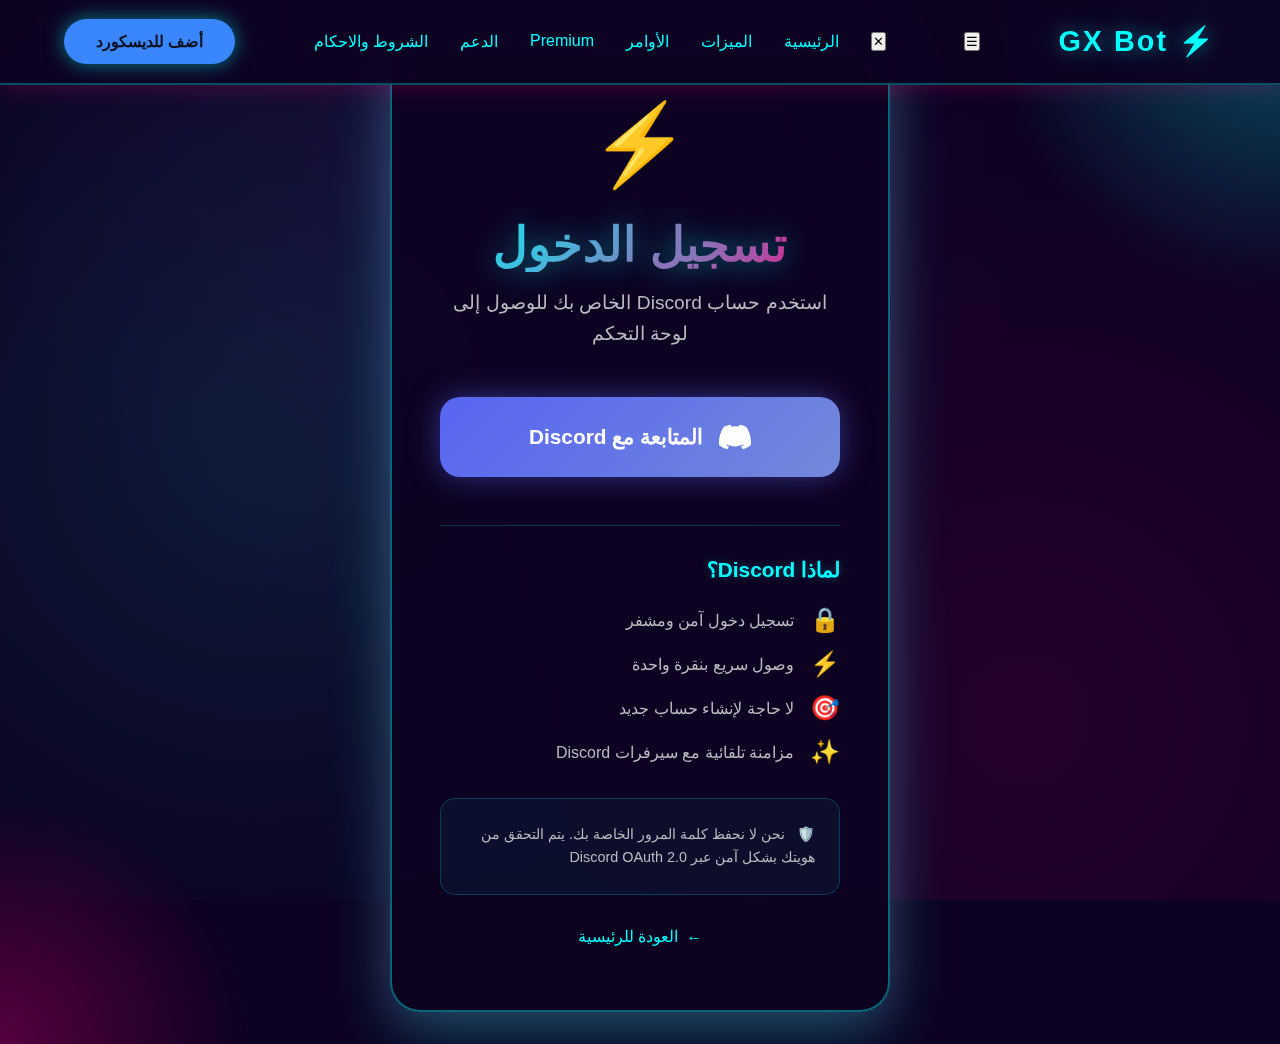
<file: login.html>
<!DOCTYPE html>
<html lang="ar" dir="rtl">
<head>
    <meta charset="UTF-8">
    <meta name="viewport" content="width=device-width, initial-scale=1.0">
    <title>GX Bot - تسجيل الدخول</title>
    <link rel="stylesheet" href="style.css">
    <style>
        .auth-container {
            min-height: 100vh;
            display: flex;
            align-items: center;
            justify-content: center;
            padding: 2rem;
            position: relative;
            overflow: hidden;
        }

        .auth-container::before {
            content: '';
            position: absolute;
            width: 600px;
            height: 600px;
            background: radial-gradient(circle, rgba(0, 255, 255, 0.3) 0%, transparent 70%);
            border-radius: 50%;
            top: -300px;
            right: -300px;
            animation: float 8s ease-in-out infinite;
        }

        .auth-container::after {
            content: '';
            position: absolute;
            width: 500px;
            height: 500px;
            background: radial-gradient(circle, rgba(255, 0, 127, 0.3) 0%, transparent 70%);
            border-radius: 50%;
            bottom: -250px;
            left: -250px;
            animation: float 10s ease-in-out infinite reverse;
        }

        .auth-box {
            background: rgba(13, 2, 33, 0.95);
            backdrop-filter: blur(20px);
            border: 2px solid rgba(0, 255, 255, 0.4);
            border-radius: 30px;
            padding: 4rem 3rem;
            width: 100%;
            max-width: 500px;
            box-shadow: 0 20px 60px rgba(0, 255, 255, 0.3), 0 0 40px rgba(255, 0, 127, 0.2);
            position: relative;
            z-index: 1;
            text-align: center;
        }

        .auth-logo {
            font-size: 5rem;
            margin-bottom: 1.5rem;
            animation: glow 2s ease-in-out infinite;
        }

        @keyframes glow {
            0%, 100% {
                filter: drop-shadow(0 0 20px rgba(0, 255, 255, 0.6));
            }
            50% {
                filter: drop-shadow(0 0 40px rgba(255, 0, 127, 0.6));
            }
        }

        .auth-header h1 {
            font-size: 3rem;
            margin-bottom: 1rem;
            background: linear-gradient(135deg, #00ffff 0%, #ff007f 100%);
            -webkit-background-clip: text;
            -webkit-text-fill-color: transparent;
            background-clip: text;
            text-shadow: 0 0 30px rgba(0, 255, 255, 0.5);
            font-weight: 900;
        }

        .auth-header p {
            color: #b9bbbe;
            font-size: 1.2rem;
            margin-bottom: 3rem;
            line-height: 1.6;
        }

        .discord-login {
            width: 100%;
            padding: 1.5rem;
            background: linear-gradient(135deg, #5865f2 0%, #7289da 100%);
            color: white;
            border: none;
            border-radius: 20px;
            font-size: 1.3rem;
            font-weight: 700;
            cursor: pointer;
            display: flex;
            align-items: center;
            justify-content: center;
            gap: 1rem;
            margin-bottom: 2rem;
            transition: all 0.3s;
            box-shadow: 0 0 30px rgba(88, 101, 242, 0.5);
            position: relative;
            overflow: hidden;
        }

        .discord-login::before {
            content: '';
            position: absolute;
            top: 0;
            left: -100%;
            width: 100%;
            height: 100%;
            background: linear-gradient(90deg, transparent, rgba(255, 255, 255, 0.3), transparent);
            transition: left 0.5s;
        }

        .discord-login:hover::before {
            left: 100%;
        }

        .discord-login:hover {
            transform: translateY(-5px) scale(1.02);
            box-shadow: 0 0 50px rgba(88, 101, 242, 0.8);
        }

        .discord-icon {
            width: 32px;
            height: 32px;
        }

        .features-list {
            text-align: right;
            margin-top: 3rem;
            padding-top: 2rem;
            border-top: 1px solid rgba(0, 255, 255, 0.2);
        }

        .features-list h3 {
            color: #00ffff;
            font-size: 1.3rem;
            margin-bottom: 1.5rem;
            text-shadow: 0 0 10px rgba(0, 255, 255, 0.3);
        }

        .feature-item {
            display: flex;
            align-items: center;
            gap: 1rem;
            margin-bottom: 1rem;
            color: #b9bbbe;
            font-size: 1rem;
        }

        .feature-item .icon {
            font-size: 1.5rem;
            min-width: 30px;
        }

        .back-home {
            text-align: center;
            margin-top: 2rem;
        }

        .back-home a {
            color: #00ffff;
            text-decoration: none;
            display: inline-flex;
            align-items: center;
            gap: 0.5rem;
            transition: all 0.3s;
            font-size: 1rem;
        }

        .back-home a:hover {
            color: #ff007f;
            transform: translateX(5px);
            text-shadow: 0 0 10px rgba(255, 0, 127, 0.5);
        }

        .security-note {
            background: rgba(0, 255, 255, 0.05);
            border: 1px solid rgba(0, 255, 255, 0.2);
            border-radius: 15px;
            padding: 1.5rem;
            margin-top: 2rem;
            text-align: right;
        }

        .security-note p {
            color: #b9bbbe;
            font-size: 0.9rem;
            line-height: 1.6;
            margin: 0;
        }

        .security-note .icon {
            display: inline-block;
            color: #00ffff;
            margin-left: 0.5rem;
        }

        @media (max-width: 768px) {
            .auth-box {
                padding: 3rem 2rem;
            }

            .auth-header h1 {
                font-size: 2.5rem;
            }

            .auth-logo {
                font-size: 4rem;
            }
        }
    </style>
</head>
<body>
    <!-- Navbar -->
    <nav>
        <div class="logo">⚡ GX Bot</div>
        
        <!-- Mobile Menu Toggle -->
        <button class="menu-toggle" onclick="toggleMenu()" aria-label="Menu">
            ☰
        </button>

        <ul class="nav-links" id="navMenu">
            <!-- Close Button for Mobile -->
            <button class="close-menu" onclick="toggleMenu()" aria-label="Close">✕</button>
            
            <li><a href="index.html" onclick="closeMenu()">الرئيسية</a></li>
            <li><a href="features.html" onclick="closeMenu()">الميزات</a></li>
            <li><a href="commands.html" onclick="closeMenu()">الأوامر</a></li>
            <li><a href="premium.html" onclick="closeMenu()">Premium</a></li>
            <li><a href="support.html" onclick="closeMenu()">الدعم</a></li>
            <li><a href="terms.html" onclick="closeMenu()">الشروط والاحكام</a></li>
            <!--<li><a href="premium.html" class="btn-prime" onclick="closeMenu()">Prime</a></li>-->
        </ul>
        
        <a href="https://discord.gg/g43V2Q62KP" class="btn-primary">أضف للديسكورد</a>
    </nav>

    <script>
        // Toggle Menu
        function toggleMenu() {
            const navMenu = document.getElementById('navMenu');
            navMenu.classList.toggle('active');
            
            // Prevent body scroll when menu is open
            if (navMenu.classList.contains('active')) {
                document.body.style.overflow = 'hidden';
            } else {
                document.body.style.overflow = 'auto';
            }
        }

        // Close Menu
        function closeMenu() {
            const navMenu = document.getElementById('navMenu');
            navMenu.classList.remove('active');
            document.body.style.overflow = 'auto';
        }

        // Close menu when clicking outside
        document.addEventListener('click', function(event) {
            const navMenu = document.getElementById('navMenu');
            const menuToggle = document.querySelector('.menu-toggle');
            
            if (navMenu.classList.contains('active') && 
                !navMenu.contains(event.target) && 
                !menuToggle.contains(event.target)) {
                closeMenu();
            }
        });

        // Close menu on escape key
        document.addEventListener('keydown', function(event) {
            if (event.key === 'Escape') {
                closeMenu();
            }
        });
    </script>
    <div class="auth-container">
        <div class="auth-box">
            <div class="auth-logo">⚡</div>
            
            <div class="auth-header">
                <h1>تسجيل الدخول</h1>
                <p>استخدم حساب Discord الخاص بك للوصول إلى لوحة التحكم</p>
            </div>

            <!-- Discord Login Button -->
            <button class="discord-login" onclick="window.location.href='#'">
                <svg class="discord-icon" viewBox="0 0 24 24" fill="currentColor">
                    <path d="M20.317 4.37a19.791 19.791 0 0 0-4.885-1.515a.074.074 0 0 0-.079.037c-.21.375-.444.864-.608 1.25a18.27 18.27 0 0 0-5.487 0a12.64 12.64 0 0 0-.617-1.25a.077.077 0 0 0-.079-.037A19.736 19.736 0 0 0 3.677 4.37a.07.07 0 0 0-.032.027C.533 9.046-.32 13.58.099 18.057a.082.082 0 0 0 .031.057a19.9 19.9 0 0 0 5.993 3.03a.078.078 0 0 0 .084-.028a14.09 14.09 0 0 0 1.226-1.994a.076.076 0 0 0-.041-.106a13.107 13.107 0 0 1-1.872-.892a.077.077 0 0 1-.008-.128a10.2 10.2 0 0 0 .372-.292a.074.074 0 0 1 .077-.01c3.928 1.793 8.18 1.793 12.062 0a.074.074 0 0 1 .078.01c.12.098.246.198.373.292a.077.077 0 0 1-.006.127a12.299 12.299 0 0 1-1.873.892a.077.077 0 0 0-.041.107c.36.698.772 1.362 1.225 1.993a.076.076 0 0 0 .084.028a19.839 19.839 0 0 0 6.002-3.03a.077.077 0 0 0 .032-.054c.5-5.177-.838-9.674-3.549-13.66a.061.061 0 0 0-.031-.03z"/>
                </svg>
                المتابعة مع Discord
            </button>

            <!-- Features List -->
            <div class="features-list">
                <h3>لماذا Discord؟</h3>
                <div class="feature-item">
                    <span class="icon">🔒</span>
                    <span>تسجيل دخول آمن ومشفر</span>
                </div>
                <div class="feature-item">
                    <span class="icon">⚡</span>
                    <span>وصول سريع بنقرة واحدة</span>
                </div>
                <div class="feature-item">
                    <span class="icon">🎯</span>
                    <span>لا حاجة لإنشاء حساب جديد</span>
                </div>
                <div class="feature-item">
                    <span class="icon">✨</span>
                    <span>مزامنة تلقائية مع سيرفرات Discord</span>
                </div>
            </div>

            <!-- Security Note -->
            <div class="security-note">
                <p>
                    <span class="icon">🛡️</span>
                    نحن لا نحفظ كلمة المرور الخاصة بك. يتم التحقق من هويتك بشكل آمن عبر Discord OAuth 2.0
                </p>
            </div>

            <div class="back-home">
                <a href="index.html">
                    <span>←</span>
                    <span>العودة للرئيسية</span>
                </a>
            </div>
        </div>
    </div>
</body>
</html>
</file>
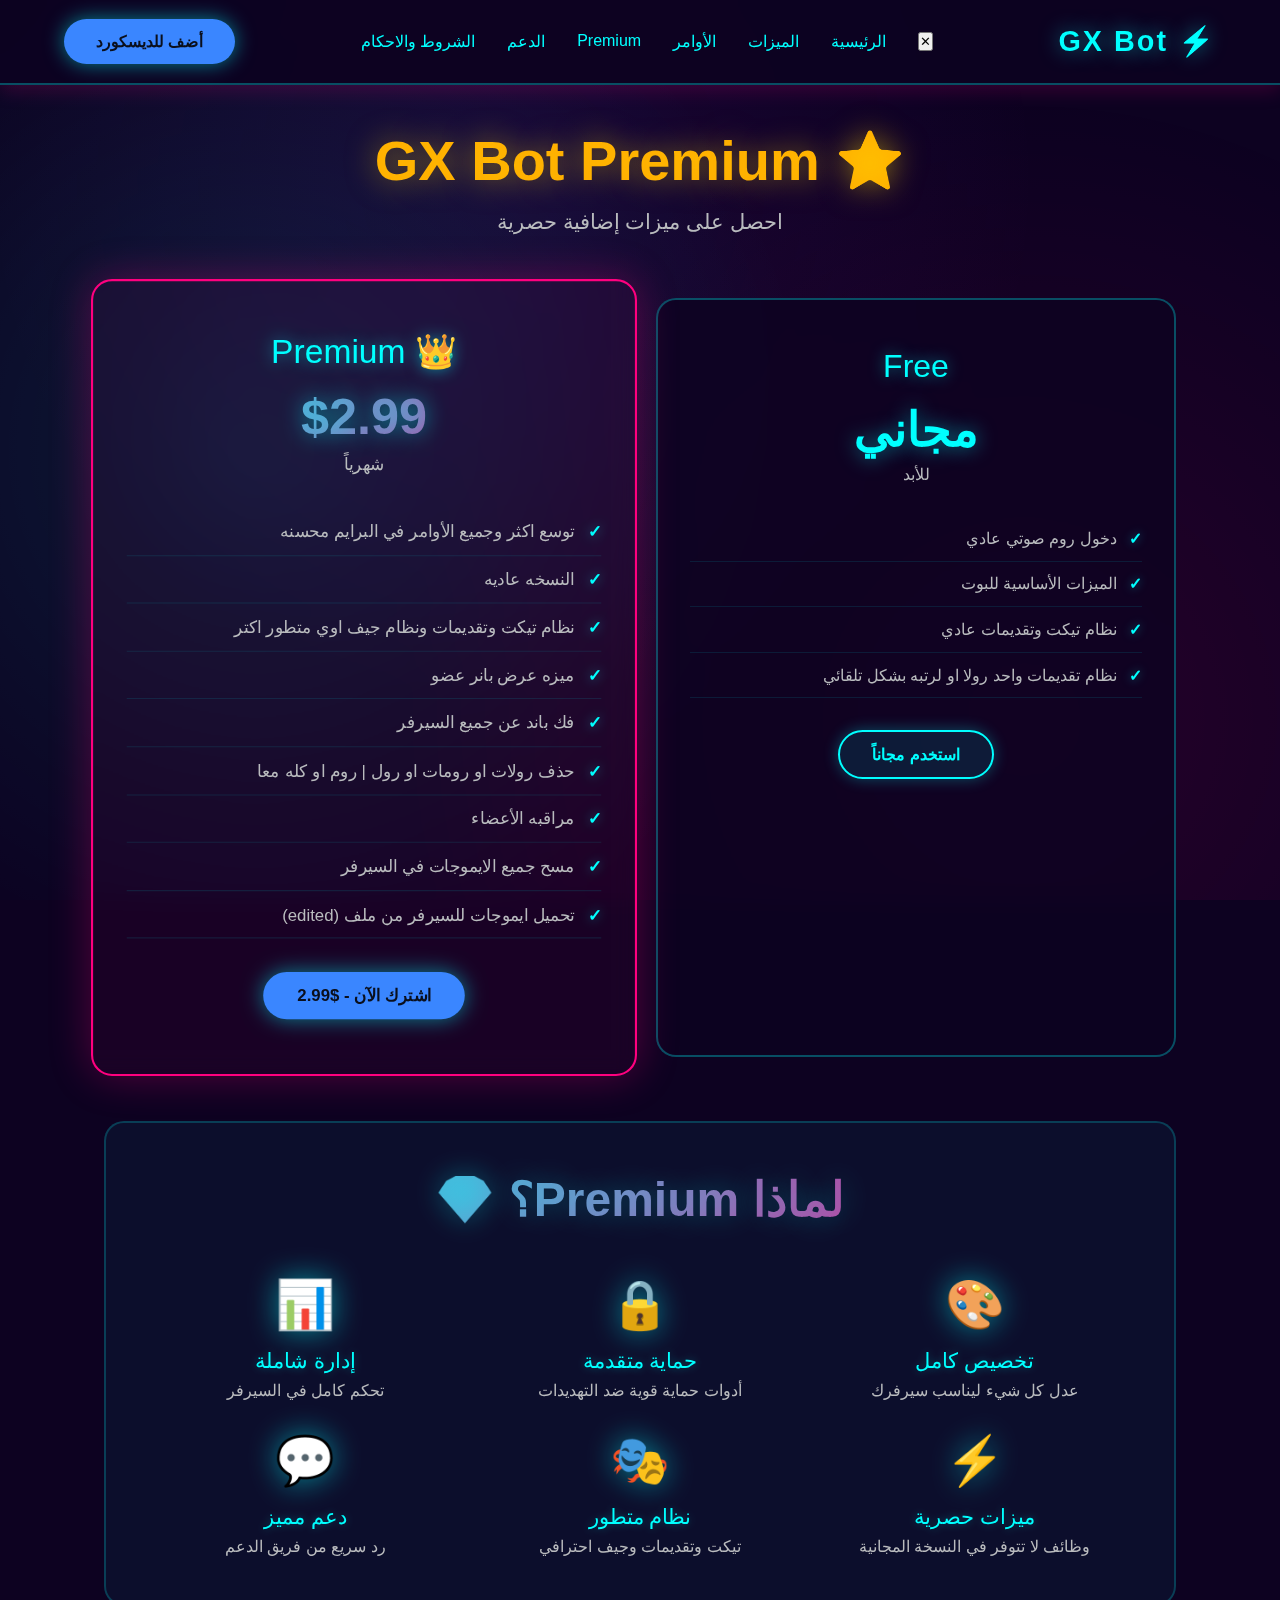
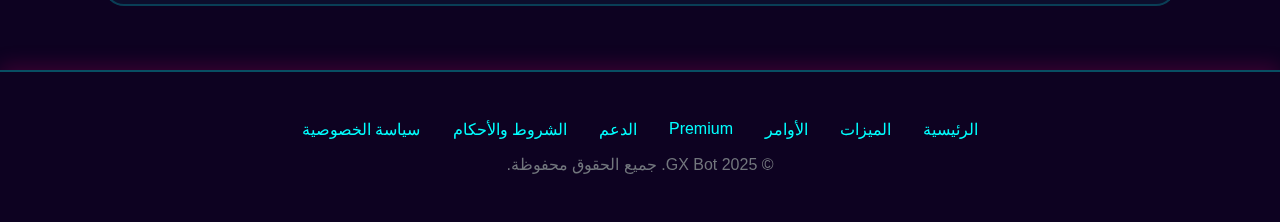
<file: premium.html>
<!DOCTYPE html>
<html lang="ar" dir="rtl">
<head>
    <meta charset="UTF-8">
    <meta name="viewport" content="width=device-width, initial-scale=1.0">
    <title>GX Bot - Premium</title>
    <link rel="stylesheet" href="style.css">
<style>
        /* Mobile Menu Button */
        .menu-toggle {
            display: none;
            background: none;
            border: none;
            color: #00ffff;
            font-size: 2rem;
            cursor: pointer;
            padding: 0.5rem;
            transition: all 0.3s;
        }

        .menu-toggle:hover {
            color: #ff007f;
            transform: scale(1.1);
        }

        /* Prime Button Style */
        .btn-prime {
            background: linear-gradient(135deg, #ffd700 0%, #ffed4e 100%);
            color: #0d0221;
            padding: 0.6rem 1.5rem;
            border-radius: 8px;
            font-weight: 700;
            transition: all 0.3s;
            display: inline-block;
            text-decoration: none;
            box-shadow: 0 0 20px rgba(255, 215, 0, 0.4);
        }

        .btn-prime:hover {
            transform: translateY(-2px);
            box-shadow: 0 0 30px rgba(255, 215, 0, 0.6);
        }

        /* Mobile Responsive */
        @media (max-width: 768px) {
            .menu-toggle {
                display: block;
            }

            .nav-links {
                position: fixed;
                top: 0;
                right: -100%;
                width: 100%;
                height: 100vh;
                background: rgba(13, 2, 33, 0.98);
                backdrop-filter: blur(20px);
                flex-direction: column;
                justify-content: center;
                align-items: center;
                gap: 2rem;
                transition: right 0.4s ease;
                z-index: 999;
                padding: 2rem;
            }

            .nav-links.active {
                right: 0;
            }

            .nav-links li {
                opacity: 0;
                transform: translateX(50px);
                animation: slideIn 0.5s forwards;
            }

            .nav-links.active li {
                animation: slideIn 0.5s forwards;
            }

            .nav-links li:nth-child(1) { animation-delay: 0.1s; }
            .nav-links li:nth-child(2) { animation-delay: 0.2s; }
            .nav-links li:nth-child(3) { animation-delay: 0.3s; }
            .nav-links li:nth-child(4) { animation-delay: 0.4s; }
            .nav-links li:nth-child(5) { animation-delay: 0.5s; }
            .nav-links li:nth-child(6) { animation-delay: 0.6s; }
            .nav-links li:nth-child(7) { animation-delay: 0.7s; }

            @keyframes slideIn {
                to {
                    opacity: 1;
                    transform: translateX(0);
                }
            }

            .nav-links a {
                font-size: 1.5rem;
                padding: 1rem 2rem;
                width: 100%;
                text-align: center;
                border-radius: 12px;
                transition: all 0.3s;
            }

            .nav-links a:hover {
                background: rgba(0, 255, 255, 0.1);
                box-shadow: 0 0 20px rgba(0, 255, 255, 0.3);
            }

            .btn-prime {
                padding: 1rem 2.5rem;
                font-size: 1.3rem;
            }

            nav .btn-primary {
                display: none;
            }

            /* Close Button */
            .close-menu {
                position: absolute;
                top: 2rem;
                left: 2rem;
                background: none;
                border: none;
                color: #ff007f;
                font-size: 2.5rem;
                cursor: pointer;
                transition: all 0.3s;
                display: none;
            }

            .nav-links.active .close-menu {
                display: block;
            }

            .close-menu:hover {
                color: #00ffff;
                transform: rotate(90deg);
            }
        }
    </style>
</head>
<body>
    <!-- Navbar -->
    <nav>
        <div class="logo">⚡ GX Bot</div>
        
        <!-- Mobile Menu Toggle -->
        <button class="menu-toggle" onclick="toggleMenu()" aria-label="Menu">
            ☰
        </button>

        <ul class="nav-links" id="navMenu">
            <!-- Close Button for Mobile -->
            <button class="close-menu" onclick="toggleMenu()" aria-label="Close">✕</button>
            
            <li><a href="index.html" onclick="closeMenu()">الرئيسية</a></li>
            <li><a href="features.html" onclick="closeMenu()">الميزات</a></li>
            <li><a href="commands.html" onclick="closeMenu()">الأوامر</a></li>
            <li><a href="premium.html" onclick="closeMenu()">Premium</a></li>
            <li><a href="support.html" onclick="closeMenu()">الدعم</a></li>
            <li><a href="terms.html" onclick="closeMenu()">الشروط والاحكام</a></li>
            <!--<li><a href="premium.html" class="btn-prime" onclick="closeMenu()">Prime</a></li>-->
        </ul>
        
        <a href="https://discord.gg/g43V2Q62KP" class="btn-primary">أضف للديسكورد</a>
    </nav>

    <script>
        // Toggle Menu
        function toggleMenu() {
            const navMenu = document.getElementById('navMenu');
            navMenu.classList.toggle('active');
            
            // Prevent body scroll when menu is open
            if (navMenu.classList.contains('active')) {
                document.body.style.overflow = 'hidden';
            } else {
                document.body.style.overflow = 'auto';
            }
        }

        // Close Menu
        function closeMenu() {
            const navMenu = document.getElementById('navMenu');
            navMenu.classList.remove('active');
            document.body.style.overflow = 'auto';
        }

        // Close menu when clicking outside
        document.addEventListener('click', function(event) {
            const navMenu = document.getElementById('navMenu');
            const menuToggle = document.querySelector('.menu-toggle');
            
            if (navMenu.classList.contains('active') && 
                !navMenu.contains(event.target) && 
                !menuToggle.contains(event.target)) {
                closeMenu();
            }
        });

        // Close menu on escape key
        document.addEventListener('keydown', function(event) {
            if (event.key === 'Escape') {
                closeMenu();
            }
        });
    </script>
    <!-- Premium Container -->
    <div class="premium-container">
        <div class="premium-header">
            <h1>⭐ GX Bot Premium</h1>
            <p style="color: #b9bbbe; font-size: 1.3rem;">احصل على ميزات إضافية حصرية</p>
        </div>

        <div class="pricing-cards">
            <!-- Free Plan -->
            <div class="pricing-card">
                <div class="plan-name">Free</div>
                <div class="plan-price">مجاني</div>
                <div class="plan-period">للأبد</div>
                <ul class="plan-features">
                    <li>دخول روم صوتي عادي</li>
                    <li>الميزات الأساسية للبوت</li>
                    <li>نظام تيكت وتقديمات عادي</li>
                    <li>نظام تقديمات واحد رولا او لرتبه بشكل تلقائي</li>
                </ul>
                <a href="#" class="btn-secondary">استخدم مجاناً</a>
            </div>

            <!-- Premium Plan -->
            <div class="pricing-card featured">
                <div class="plan-name">👑 Premium</div>
                <div class="plan-price">$2.99</div>
                <div class="plan-period">شهرياً</div>
                <ul class="plan-features">
                    <li>توسع اكثر وجميع الأوامر في البرايم محسنه</li>
                    <li>النسخه عاديه</li>
                    <li>نظام تيكت وتقديمات ونظام جيف اوي متطور اكتر</li>
                    <li>ميزه عرض بانر عضو</li>
                    <li>فك باند عن جميع السيرفر</li>
                    <li>حذف رولات او رومات او رول | روم او كله معا</li>
                    <li>مراقبه الأعضاء</li>
                    <li>مسح جميع الايموجات في السيرفر</li>
                    <li>تحميل ايموجات للسيرفر من ملف (edited)</li>
                </ul>
                <a href="#" class="btn-primary">اشترك الآن - $2.99</a>
            </div>
        </div>

        <div class="premium-benefits">
            <h2 class="section-title">لماذا Premium؟ 💎</h2>
            <div class="benefits-grid">
                <div class="benefit-item">
                    <div class="benefit-icon">🎨</div>
                    <div class="benefit-title">تخصيص كامل</div>
                    <div class="benefit-desc">عدل كل شيء ليناسب سيرفرك</div>
                </div>
                <div class="benefit-item">
                    <div class="benefit-icon">🔒</div>
                    <div class="benefit-title">حماية متقدمة</div>
                    <div class="benefit-desc">أدوات حماية قوية ضد التهديدات</div>
                </div>
                <div class="benefit-item">
                    <div class="benefit-icon">📊</div>
                    <div class="benefit-title">إدارة شاملة</div>
                    <div class="benefit-desc">تحكم كامل في السيرفر</div>
                </div>
                <div class="benefit-item">
                    <div class="benefit-icon">⚡</div>
                    <div class="benefit-title">ميزات حصرية</div>
                    <div class="benefit-desc">وظائف لا تتوفر في النسخة المجانية</div>
                </div>
                <div class="benefit-item">
                    <div class="benefit-icon">🎭</div>
                    <div class="benefit-title">نظام متطور</div>
                    <div class="benefit-desc">تيكت وتقديمات وجيف احترافي</div>
                </div>
                <div class="benefit-item">
                    <div class="benefit-icon">💬</div>
                    <div class="benefit-title">دعم مميز</div>
                    <div class="benefit-desc">رد سريع من فريق الدعم</div>
                </div>
            </div>
        </div>
    </div>
    <footer>
    <div class="footer-links">
        <a href="index.html">الرئيسية</a>
        <a href="features.html">الميزات</a>
        <a href="commands.html">الأوامر</a>
        <a href="premium.html">Premium</a>
        <a href="support.html">الدعم</a>
        <a href="terms.html">الشروط والأحكام</a>
        <a href="privacy.html">سياسة الخصوصية</a>
    </div>
    <p style="color: #72767d; margin-top: 1rem;">© 2025 GX Bot. جميع الحقوق محفوظة.</p>
</footer>
<script>
    // Toggle Menu
    function toggleMenu() {
        const navMenu = document.getElementById('navMenu');
        navMenu.classList.toggle('active');
        
        if (navMenu.classList.contains('active')) {
            document.body.style.overflow = 'hidden';
        } else {
            document.body.style.overflow = 'auto';
        }
    }

    // Close Menu
    function closeMenu() {
        const navMenu = document.getElementById('navMenu');
        navMenu.classList.remove('active');
        document.body.style.overflow = 'auto';
    }
</script>

</body>
</html>
</file>
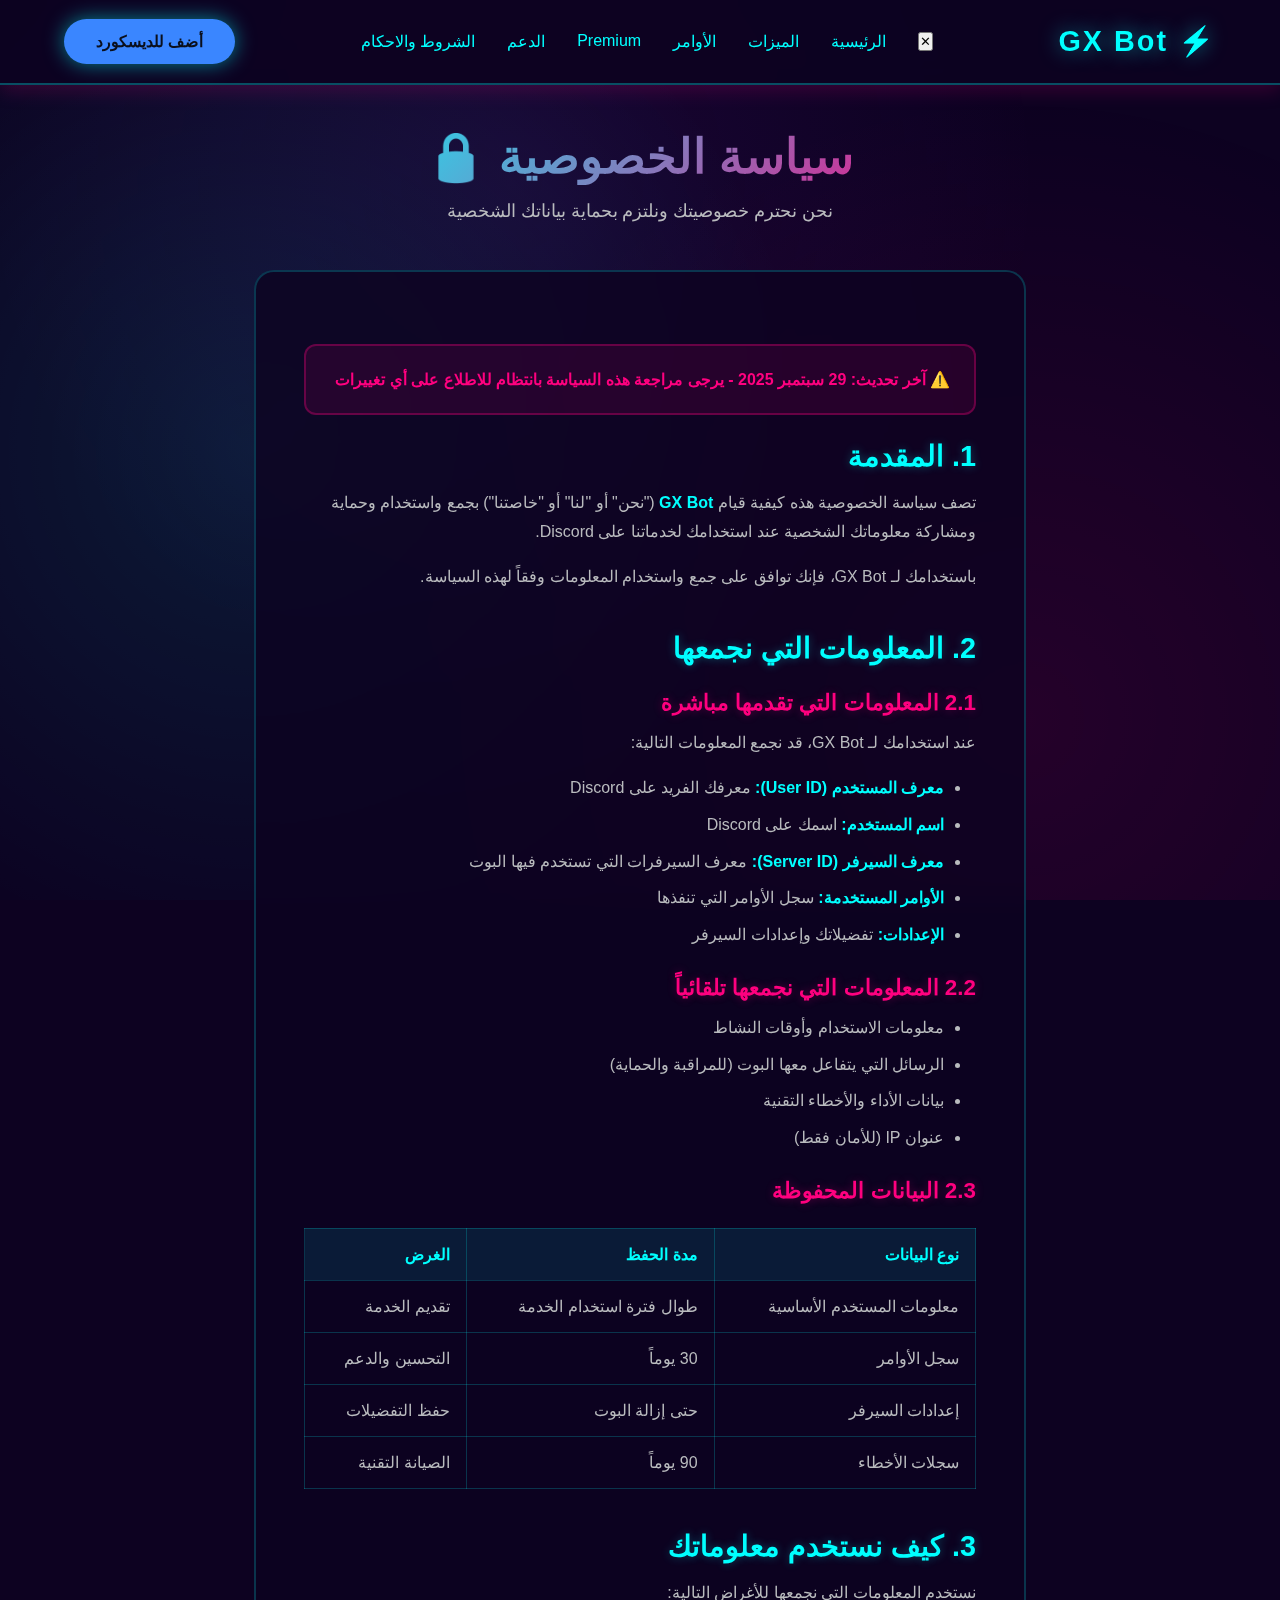
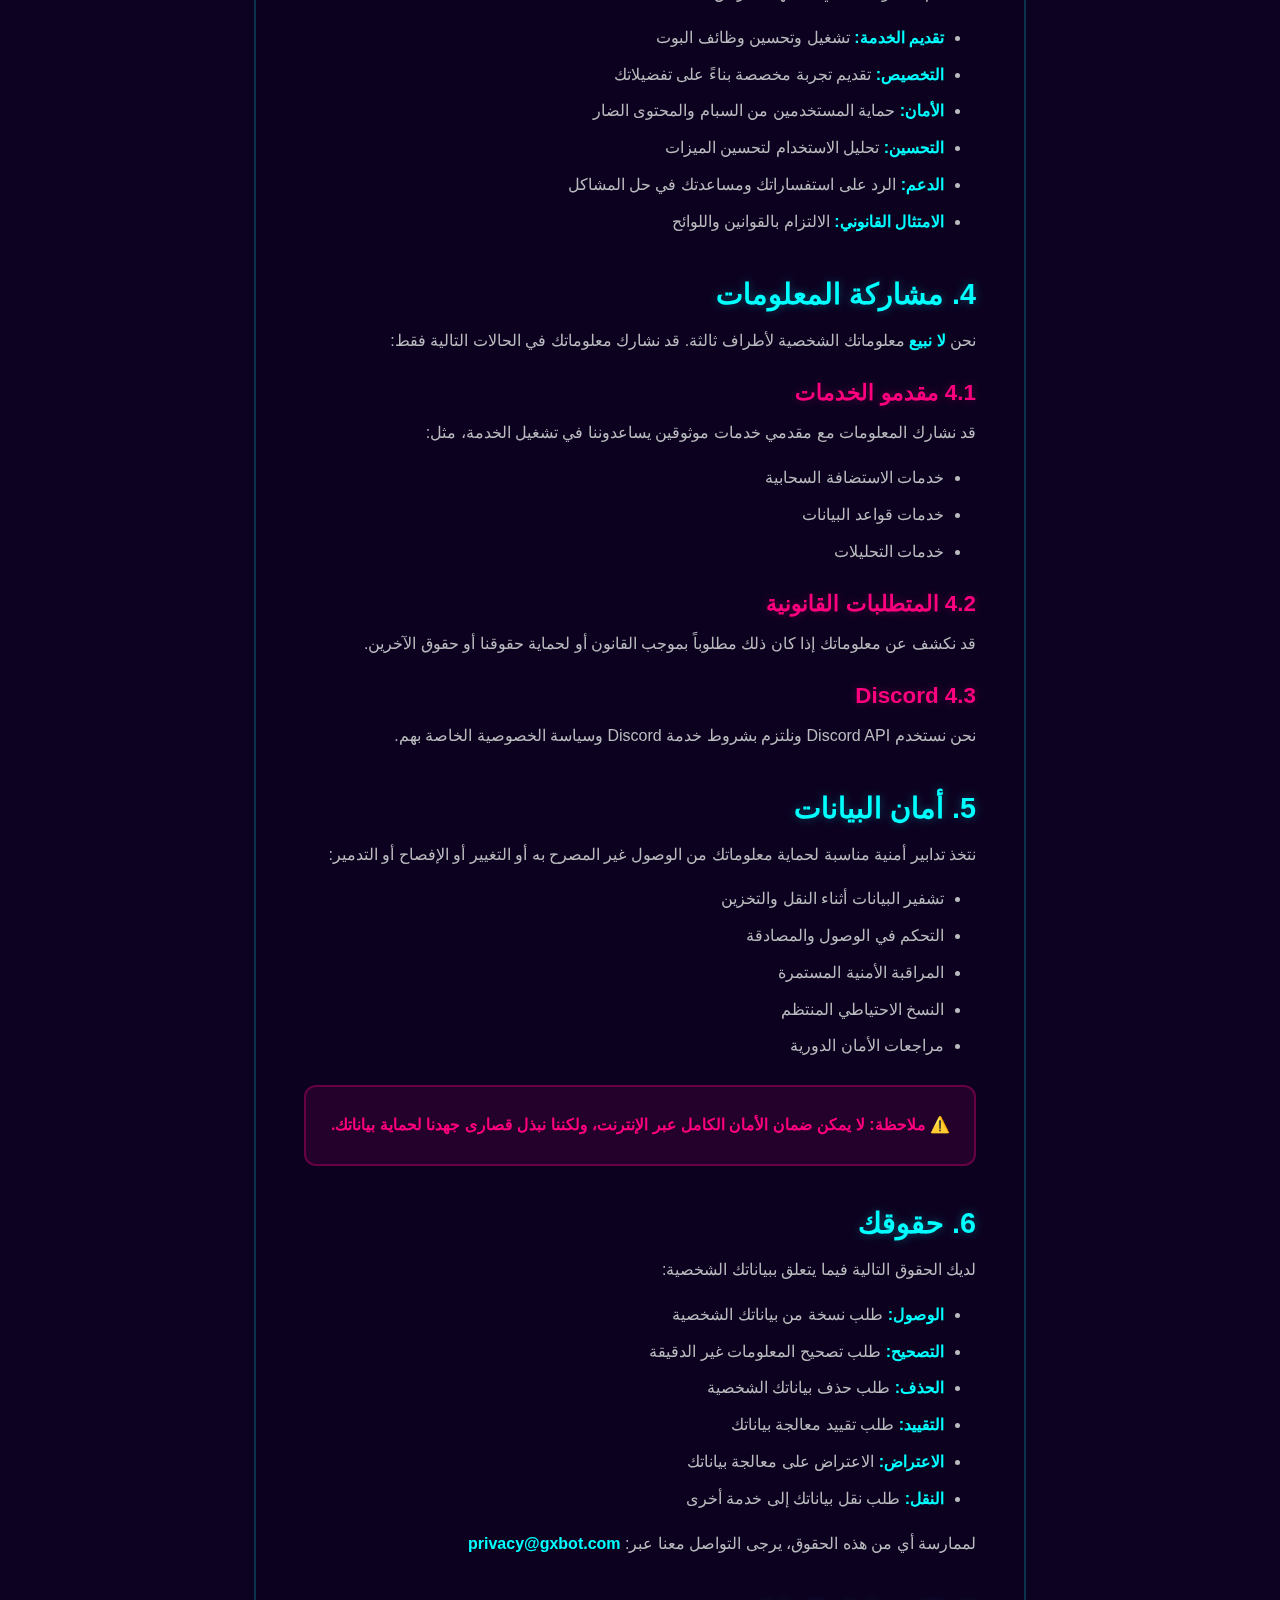
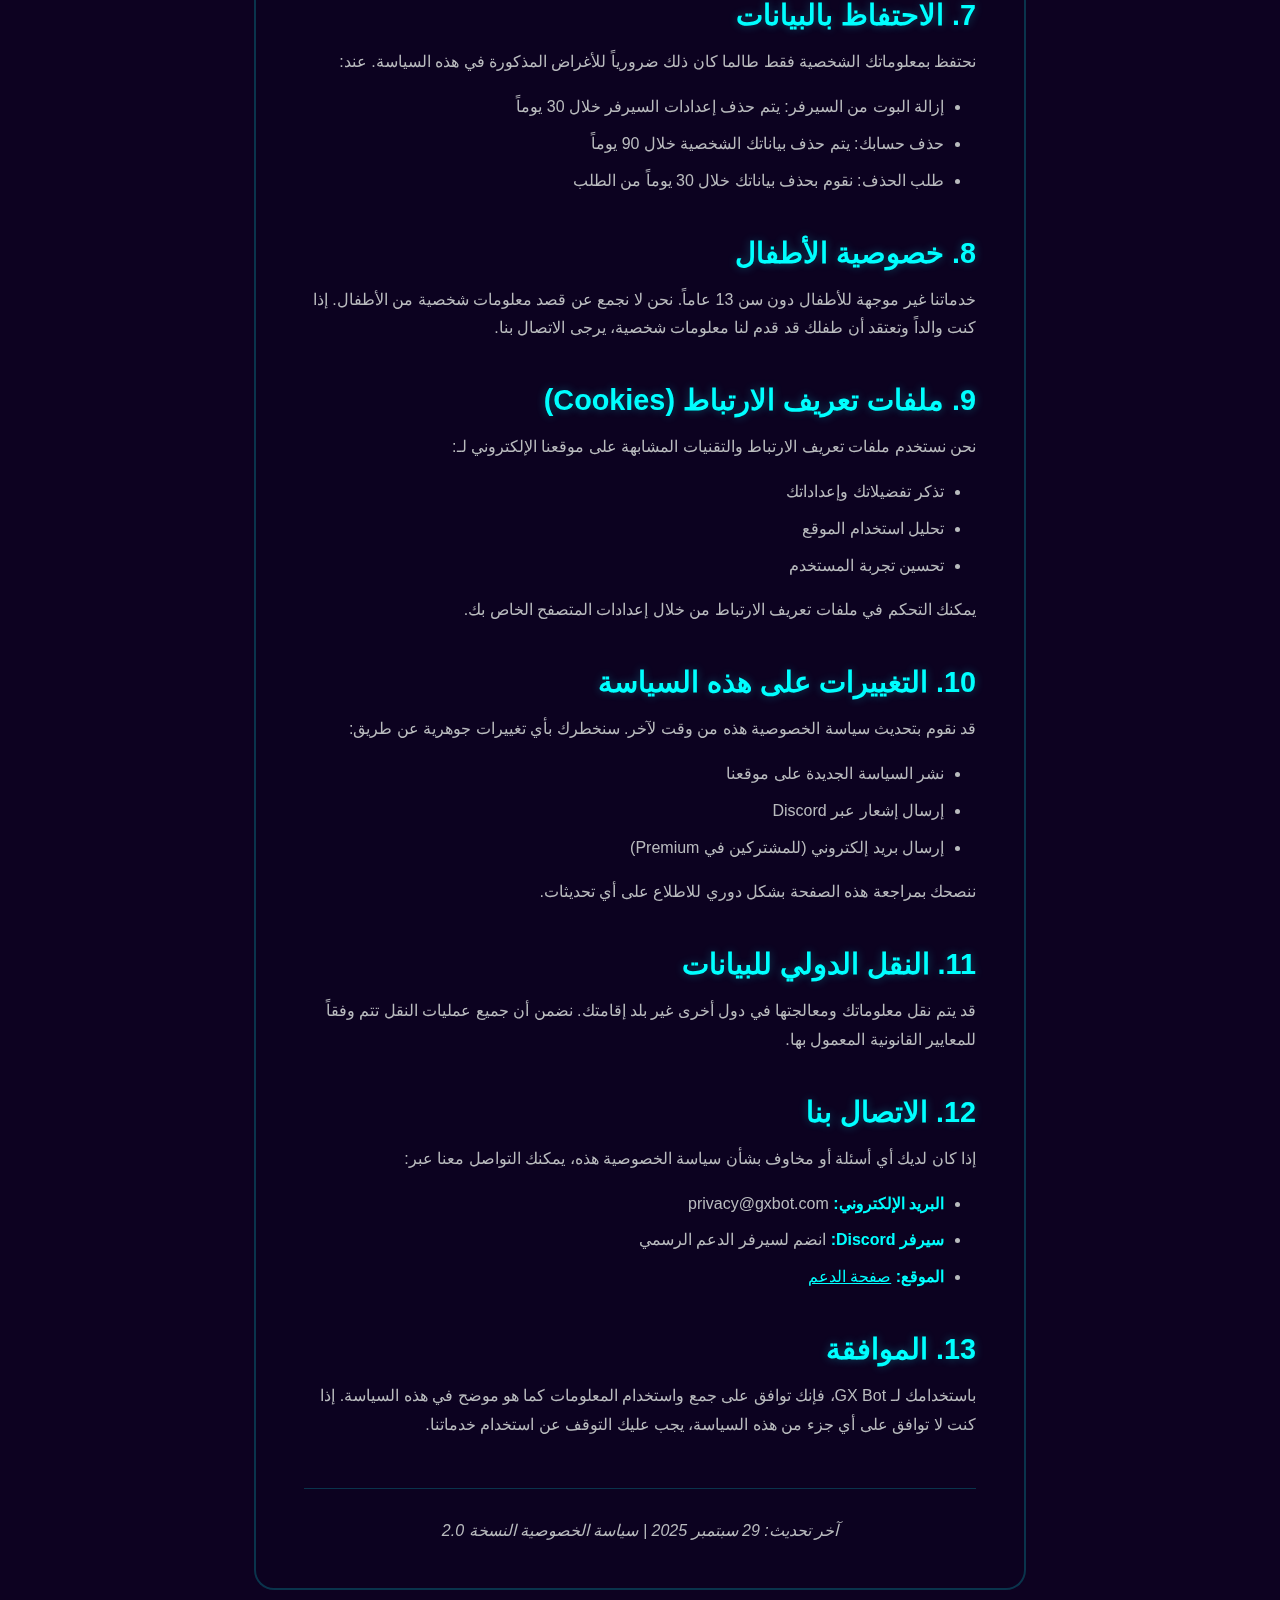
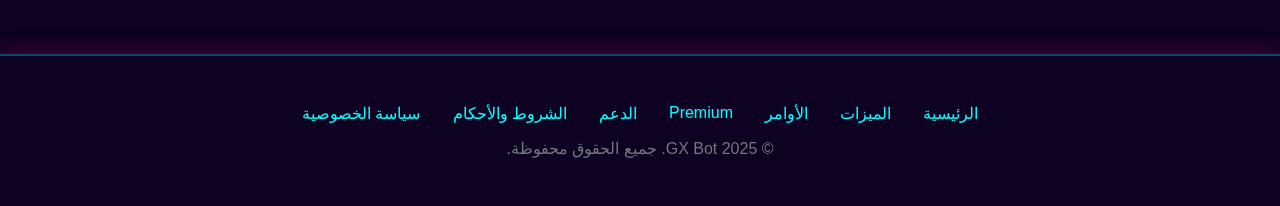
<file: privacy.html>
<!DOCTYPE html>
<html lang="ar" dir="rtl">
<head>
    <meta charset="UTF-8">
    <meta name="viewport" content="width=device-width, initial-scale=1.0">
    <title>GX Bot - سياسة الخصوصية</title>
    <link rel="stylesheet" href="style.css">
    <style>
        .privacy-container {
            max-width: 900px;
            margin: 0 auto;
            padding: 8rem 5% 4rem;
        }

        .privacy-header {
            text-align: center;
            margin-bottom: 3rem;
        }

        .privacy-header h1 {
            font-size: 3rem;
            margin-bottom: 1rem;
            background: linear-gradient(135deg, #00ffff 0%, #ff007f 100%);
            -webkit-background-clip: text;
            -webkit-text-fill-color: transparent;
            background-clip: text;
        }

        .privacy-header p {
            color: #b9bbbe;
            font-size: 1.1rem;
        }

        .privacy-content {
            background: rgba(13, 2, 33, 0.8);
            backdrop-filter: blur(10px);
            border: 2px solid rgba(0, 255, 255, 0.2);
            border-radius: 20px;
            padding: 3rem;
        }

        .privacy-section {
            margin-bottom: 2.5rem;
        }

        .privacy-section h2 {
            color: #00ffff;
            font-size: 1.8rem;
            margin-bottom: 1rem;
            text-shadow: 0 0 10px rgba(0, 255, 255, 0.3);
        }

        .privacy-section h3 {
            color: #ff007f;
            font-size: 1.4rem;
            margin: 1.5rem 0 0.8rem;
            text-shadow: 0 0 10px rgba(255, 0, 127, 0.3);
        }

        .privacy-section p {
            color: #b9bbbe;
            line-height: 1.8;
            margin-bottom: 1rem;
        }

        .privacy-section ul {
            color: #b9bbbe;
            line-height: 1.8;
            margin-right: 2rem;
            margin-bottom: 1rem;
        }

        .privacy-section li {
            margin-bottom: 0.5rem;
        }

        .highlight {
            color: #00ffff;
            font-weight: 600;
        }

        .important-notice {
            background: rgba(255, 0, 127, 0.1);
            border: 2px solid rgba(255, 0, 127, 0.3);
            border-radius: 12px;
            padding: 1.5rem;
            margin: 1.5rem 0;
        }

        .important-notice p {
            color: #ff007f;
            font-weight: 600;
            margin: 0;
        }

        .data-table {
            width: 100%;
            border-collapse: collapse;
            margin: 1.5rem 0;
        }

        .data-table th,
        .data-table td {
            border: 1px solid rgba(0, 255, 255, 0.2);
            padding: 1rem;
            text-align: right;
        }

        .data-table th {
            background: rgba(0, 255, 255, 0.1);
            color: #00ffff;
            font-weight: 600;
        }

        .data-table td {
            color: #b9bbbe;
        }

        .last-updated {
            text-align: center;
            color: #b9bbbe;
            font-style: italic;
            margin-top: 3rem;
            padding-top: 2rem;
            border-top: 1px solid rgba(0, 255, 255, 0.2);
        }
        /* Mobile Menu Button */
        .menu-toggle {
            display: none;
            background: none;
            border: none;
            color: #00ffff;
            font-size: 2rem;
            cursor: pointer;
            padding: 0.5rem;
            transition: all 0.3s;
        }

        .menu-toggle:hover {
            color: #ff007f;
            transform: scale(1.1);
        }

        /* Prime Button Style */
        .btn-prime {
            background: linear-gradient(135deg, #ffd700 0%, #ffed4e 100%);
            color: #0d0221;
            padding: 0.6rem 1.5rem;
            border-radius: 8px;
            font-weight: 700;
            transition: all 0.3s;
            display: inline-block;
            text-decoration: none;
            box-shadow: 0 0 20px rgba(255, 215, 0, 0.4);
        }

        .btn-prime:hover {
            transform: translateY(-2px);
            box-shadow: 0 0 30px rgba(255, 215, 0, 0.6);
        }

        /* Mobile Responsive */
        @media (max-width: 768px) {
            .menu-toggle {
                display: block;
            }

            .nav-links {
                position: fixed;
                top: 0;
                right: -100%;
                width: 100%;
                height: 100vh;
                background: rgba(13, 2, 33, 0.98);
                backdrop-filter: blur(20px);
                flex-direction: column;
                justify-content: center;
                align-items: center;
                gap: 2rem;
                transition: right 0.4s ease;
                z-index: 999;
                padding: 2rem;
            }

            .nav-links.active {
                right: 0;
            }

            .nav-links li {
                opacity: 0;
                transform: translateX(50px);
                animation: slideIn 0.5s forwards;
            }

            .nav-links.active li {
                animation: slideIn 0.5s forwards;
            }

            .nav-links li:nth-child(1) { animation-delay: 0.1s; }
            .nav-links li:nth-child(2) { animation-delay: 0.2s; }
            .nav-links li:nth-child(3) { animation-delay: 0.3s; }
            .nav-links li:nth-child(4) { animation-delay: 0.4s; }
            .nav-links li:nth-child(5) { animation-delay: 0.5s; }
            .nav-links li:nth-child(6) { animation-delay: 0.6s; }
            .nav-links li:nth-child(7) { animation-delay: 0.7s; }

            @keyframes slideIn {
                to {
                    opacity: 1;
                    transform: translateX(0);
                }
            }

            .nav-links a {
                font-size: 1.5rem;
                padding: 1rem 2rem;
                width: 100%;
                text-align: center;
                border-radius: 12px;
                transition: all 0.3s;
            }

            .nav-links a:hover {
                background: rgba(0, 255, 255, 0.1);
                box-shadow: 0 0 20px rgba(0, 255, 255, 0.3);
            }

            .btn-prime {
                padding: 1rem 2.5rem;
                font-size: 1.3rem;
            }

            nav .btn-primary {
                display: none;
            }

            /* Close Button */
            .close-menu {
                position: absolute;
                top: 2rem;
                left: 2rem;
                background: none;
                border: none;
                color: #ff007f;
                font-size: 2.5rem;
                cursor: pointer;
                transition: all 0.3s;
                display: none;
            }

            .nav-links.active .close-menu {
                display: block;
            }

            .close-menu:hover {
                color: #00ffff;
                transform: rotate(90deg);
            }
        }
    </style>
</head>
<body>
    <!-- Navbar -->
    <nav>
        <div class="logo">⚡ GX Bot</div>
        
        <!-- Mobile Menu Toggle -->
        <button class="menu-toggle" onclick="toggleMenu()" aria-label="Menu">
            ☰
        </button>

        <ul class="nav-links" id="navMenu">
            <!-- Close Button for Mobile -->
            <button class="close-menu" onclick="toggleMenu()" aria-label="Close">✕</button>
            
            <li><a href="index.html" onclick="closeMenu()">الرئيسية</a></li>
            <li><a href="features.html" onclick="closeMenu()">الميزات</a></li>
            <li><a href="commands.html" onclick="closeMenu()">الأوامر</a></li>
            <li><a href="premium.html" onclick="closeMenu()">Premium</a></li>
            <li><a href="support.html" onclick="closeMenu()">الدعم</a></li>
            <li><a href="terms.html" onclick="closeMenu()">الشروط والاحكام</a></li>
            <!--<li><a href="premium.html" class="btn-prime" onclick="closeMenu()">Prime</a></li>-->
        </ul>
        
        <a href="https://discord.gg/g43V2Q62KP" class="btn-primary">أضف للديسكورد</a>
    </nav>

    <script>
        // Toggle Menu
        function toggleMenu() {
            const navMenu = document.getElementById('navMenu');
            navMenu.classList.toggle('active');
            
            // Prevent body scroll when menu is open
            if (navMenu.classList.contains('active')) {
                document.body.style.overflow = 'hidden';
            } else {
                document.body.style.overflow = 'auto';
            }
        }

        // Close Menu
        function closeMenu() {
            const navMenu = document.getElementById('navMenu');
            navMenu.classList.remove('active');
            document.body.style.overflow = 'auto';
        }

        // Close menu when clicking outside
        document.addEventListener('click', function(event) {
            const navMenu = document.getElementById('navMenu');
            const menuToggle = document.querySelector('.menu-toggle');
            
            if (navMenu.classList.contains('active') && 
                !navMenu.contains(event.target) && 
                !menuToggle.contains(event.target)) {
                closeMenu();
            }
        });

        // Close menu on escape key
        document.addEventListener('keydown', function(event) {
            if (event.key === 'Escape') {
                closeMenu();
            }
        });
    </script>
    <!-- Privacy Container -->
    <div class="privacy-container">
        <div class="privacy-header">
            <h1>سياسة الخصوصية 🔒</h1>
            <p>نحن نحترم خصوصيتك ونلتزم بحماية بياناتك الشخصية</p>
        </div>

        <div class="privacy-content">
            <div class="important-notice">
                <p>⚠️ آخر تحديث: 29 سبتمبر 2025 - يرجى مراجعة هذه السياسة بانتظام للاطلاع على أي تغييرات</p>
            </div>

            <div class="privacy-section">
                <h2>1. المقدمة</h2>
                <p>تصف سياسة الخصوصية هذه كيفية قيام <span class="highlight">GX Bot</span> ("نحن" أو "لنا" أو "خاصتنا") بجمع واستخدام وحماية ومشاركة معلوماتك الشخصية عند استخدامك لخدماتنا على Discord.</p>
                <p>باستخدامك لـ GX Bot، فإنك توافق على جمع واستخدام المعلومات وفقاً لهذه السياسة.</p>
            </div>

            <div class="privacy-section">
                <h2>2. المعلومات التي نجمعها</h2>
                
                <h3>2.1 المعلومات التي تقدمها مباشرة</h3>
                <p>عند استخدامك لـ GX Bot، قد نجمع المعلومات التالية:</p>
                <ul>
                    <li><span class="highlight">معرف المستخدم (User ID):</span> معرفك الفريد على Discord</li>
                    <li><span class="highlight">اسم المستخدم:</span> اسمك على Discord</li>
                    <li><span class="highlight">معرف السيرفر (Server ID):</span> معرف السيرفرات التي تستخدم فيها البوت</li>
                    <li><span class="highlight">الأوامر المستخدمة:</span> سجل الأوامر التي تنفذها</li>
                    <li><span class="highlight">الإعدادات:</span> تفضيلاتك وإعدادات السيرفر</li>
                </ul>

                <h3>2.2 المعلومات التي نجمعها تلقائياً</h3>
                <ul>
                    <li>معلومات الاستخدام وأوقات النشاط</li>
                    <li>الرسائل التي يتفاعل معها البوت (للمراقبة والحماية)</li>
                    <li>بيانات الأداء والأخطاء التقنية</li>
                    <li>عنوان IP (للأمان فقط)</li>
                </ul>

                <h3>2.3 البيانات المحفوظة</h3>
                <table class="data-table">
                    <thead>
                        <tr>
                            <th>نوع البيانات</th>
                            <th>مدة الحفظ</th>
                            <th>الغرض</th>
                        </tr>
                    </thead>
                    <tbody>
                        <tr>
                            <td>معلومات المستخدم الأساسية</td>
                            <td>طوال فترة استخدام الخدمة</td>
                            <td>تقديم الخدمة</td>
                        </tr>
                        <tr>
                            <td>سجل الأوامر</td>
                            <td>30 يوماً</td>
                            <td>التحسين والدعم</td>
                        </tr>
                        <tr>
                            <td>إعدادات السيرفر</td>
                            <td>حتى إزالة البوت</td>
                            <td>حفظ التفضيلات</td>
                        </tr>
                        <tr>
                            <td>سجلات الأخطاء</td>
                            <td>90 يوماً</td>
                            <td>الصيانة التقنية</td>
                        </tr>
                    </tbody>
                </table>
            </div>

            <div class="privacy-section">
                <h2>3. كيف نستخدم معلوماتك</h2>
                <p>نستخدم المعلومات التي نجمعها للأغراض التالية:</p>
                <ul>
                    <li><span class="highlight">تقديم الخدمة:</span> تشغيل وتحسين وظائف البوت</li>
                    <li><span class="highlight">التخصيص:</span> تقديم تجربة مخصصة بناءً على تفضيلاتك</li>
                    <li><span class="highlight">الأمان:</span> حماية المستخدمين من السبام والمحتوى الضار</li>
                    <li><span class="highlight">التحسين:</span> تحليل الاستخدام لتحسين الميزات</li>
                    <li><span class="highlight">الدعم:</span> الرد على استفساراتك ومساعدتك في حل المشاكل</li>
                    <li><span class="highlight">الامتثال القانوني:</span> الالتزام بالقوانين واللوائح</li>
                </ul>
            </div>

            <div class="privacy-section">
                <h2>4. مشاركة المعلومات</h2>
                <p>نحن <span class="highlight">لا نبيع</span> معلوماتك الشخصية لأطراف ثالثة. قد نشارك معلوماتك في الحالات التالية فقط:</p>
                
                <h3>4.1 مقدمو الخدمات</h3>
                <p>قد نشارك المعلومات مع مقدمي خدمات موثوقين يساعدوننا في تشغيل الخدمة، مثل:</p>
                <ul>
                    <li>خدمات الاستضافة السحابية</li>
                    <li>خدمات قواعد البيانات</li>
                    <li>خدمات التحليلات</li>
                </ul>

                <h3>4.2 المتطلبات القانونية</h3>
                <p>قد نكشف عن معلوماتك إذا كان ذلك مطلوباً بموجب القانون أو لحماية حقوقنا أو حقوق الآخرين.</p>

                <h3>4.3 Discord</h3>
                <p>نحن نستخدم Discord API ونلتزم بشروط خدمة Discord وسياسة الخصوصية الخاصة بهم.</p>
            </div>

            <div class="privacy-section">
                <h2>5. أمان البيانات</h2>
                <p>نتخذ تدابير أمنية مناسبة لحماية معلوماتك من الوصول غير المصرح به أو التغيير أو الإفصاح أو التدمير:</p>
                <ul>
                    <li>تشفير البيانات أثناء النقل والتخزين</li>
                    <li>التحكم في الوصول والمصادقة</li>
                    <li>المراقبة الأمنية المستمرة</li>
                    <li>النسخ الاحتياطي المنتظم</li>
                    <li>مراجعات الأمان الدورية</li>
                </ul>
                
                <div class="important-notice">
                    <p>⚠️ ملاحظة: لا يمكن ضمان الأمان الكامل عبر الإنترنت، ولكننا نبذل قصارى جهدنا لحماية بياناتك.</p>
                </div>
            </div>

            <div class="privacy-section">
                <h2>6. حقوقك</h2>
                <p>لديك الحقوق التالية فيما يتعلق ببياناتك الشخصية:</p>
                <ul>
                    <li><span class="highlight">الوصول:</span> طلب نسخة من بياناتك الشخصية</li>
                    <li><span class="highlight">التصحيح:</span> طلب تصحيح المعلومات غير الدقيقة</li>
                    <li><span class="highlight">الحذف:</span> طلب حذف بياناتك الشخصية</li>
                    <li><span class="highlight">التقييد:</span> طلب تقييد معالجة بياناتك</li>
                    <li><span class="highlight">الاعتراض:</span> الاعتراض على معالجة بياناتك</li>
                    <li><span class="highlight">النقل:</span> طلب نقل بياناتك إلى خدمة أخرى</li>
                </ul>
                <p>لممارسة أي من هذه الحقوق، يرجى التواصل معنا عبر: <span class="highlight">privacy@gxbot.com</span></p>
            </div>

            <div class="privacy-section">
                <h2>7. الاحتفاظ بالبيانات</h2>
                <p>نحتفظ بمعلوماتك الشخصية فقط طالما كان ذلك ضرورياً للأغراض المذكورة في هذه السياسة. عند:</p>
                <ul>
                    <li>إزالة البوت من السيرفر: يتم حذف إعدادات السيرفر خلال 30 يوماً</li>
                    <li>حذف حسابك: يتم حذف بياناتك الشخصية خلال 90 يوماً</li>
                    <li>طلب الحذف: نقوم بحذف بياناتك خلال 30 يوماً من الطلب</li>
                </ul>
            </div>

            <div class="privacy-section">
                <h2>8. خصوصية الأطفال</h2>
                <p>خدماتنا غير موجهة للأطفال دون سن 13 عاماً. نحن لا نجمع عن قصد معلومات شخصية من الأطفال. إذا كنت والداً وتعتقد أن طفلك قد قدم لنا معلومات شخصية، يرجى الاتصال بنا.</p>
            </div>

            <div class="privacy-section">
                <h2>9. ملفات تعريف الارتباط (Cookies)</h2>
                <p>نحن نستخدم ملفات تعريف الارتباط والتقنيات المشابهة على موقعنا الإلكتروني لـ:</p>
                <ul>
                    <li>تذكر تفضيلاتك وإعداداتك</li>
                    <li>تحليل استخدام الموقع</li>
                    <li>تحسين تجربة المستخدم</li>
                </ul>
                <p>يمكنك التحكم في ملفات تعريف الارتباط من خلال إعدادات المتصفح الخاص بك.</p>
            </div>

            <div class="privacy-section">
                <h2>10. التغييرات على هذه السياسة</h2>
                <p>قد نقوم بتحديث سياسة الخصوصية هذه من وقت لآخر. سنخطرك بأي تغييرات جوهرية عن طريق:</p>
                <ul>
                    <li>نشر السياسة الجديدة على موقعنا</li>
                    <li>إرسال إشعار عبر Discord</li>
                    <li>إرسال بريد إلكتروني (للمشتركين في Premium)</li>
                </ul>
                <p>ننصحك بمراجعة هذه الصفحة بشكل دوري للاطلاع على أي تحديثات.</p>
            </div>

            <div class="privacy-section">
                <h2>11. النقل الدولي للبيانات</h2>
                <p>قد يتم نقل معلوماتك ومعالجتها في دول أخرى غير بلد إقامتك. نضمن أن جميع عمليات النقل تتم وفقاً للمعايير القانونية المعمول بها.</p>
            </div>

            <div class="privacy-section">
                <h2>12. الاتصال بنا</h2>
                <p>إذا كان لديك أي أسئلة أو مخاوف بشأن سياسة الخصوصية هذه، يمكنك التواصل معنا عبر:</p>
                <ul>
                    <li><span class="highlight">البريد الإلكتروني:</span> privacy@gxbot.com</li>
                    <li><span class="highlight">سيرفر Discord:</span> انضم لسيرفر الدعم الرسمي</li>
                    <li><span class="highlight">الموقع:</span> <a href="support.html" style="color: #00ffff;">صفحة الدعم</a></li>
                </ul>
            </div>

            <div class="privacy-section">
                <h2>13. الموافقة</h2>
                <p>باستخدامك لـ GX Bot، فإنك توافق على جمع واستخدام المعلومات كما هو موضح في هذه السياسة. إذا كنت لا توافق على أي جزء من هذه السياسة، يجب عليك التوقف عن استخدام خدماتنا.</p>
            </div>

            <div class="last-updated">
                آخر تحديث: 29 سبتمبر 2025 | سياسة الخصوصية النسخة 2.0
            </div>
        </div>
    </div>
    
    <footer>
    <div class="footer-links">
        <a href="index.html">الرئيسية</a>
        <a href="features.html">الميزات</a>
        <a href="commands.html">الأوامر</a>
        <a href="premium.html">Premium</a>
        <a href="support.html">الدعم</a>
        <a href="terms.html">الشروط والأحكام</a>
        <a href="privacy.html">سياسة الخصوصية</a>
    </div>
    <p style="color: #72767d; margin-top: 1rem;">© 2025 GX Bot. جميع الحقوق محفوظة.</p>
</footer>
<script>
    // Toggle Menu
    function toggleMenu() {
        const navMenu = document.getElementById('navMenu');
        navMenu.classList.toggle('active');
        
        if (navMenu.classList.contains('active')) {
            document.body.style.overflow = 'hidden';
        } else {
            document.body.style.overflow = 'auto';
        }
    }

    // Close Menu
    function closeMenu() {
        const navMenu = document.getElementById('navMenu');
        navMenu.classList.remove('active');
        document.body.style.overflow = 'auto';
    }
</script>
</body>
</html>
</file>
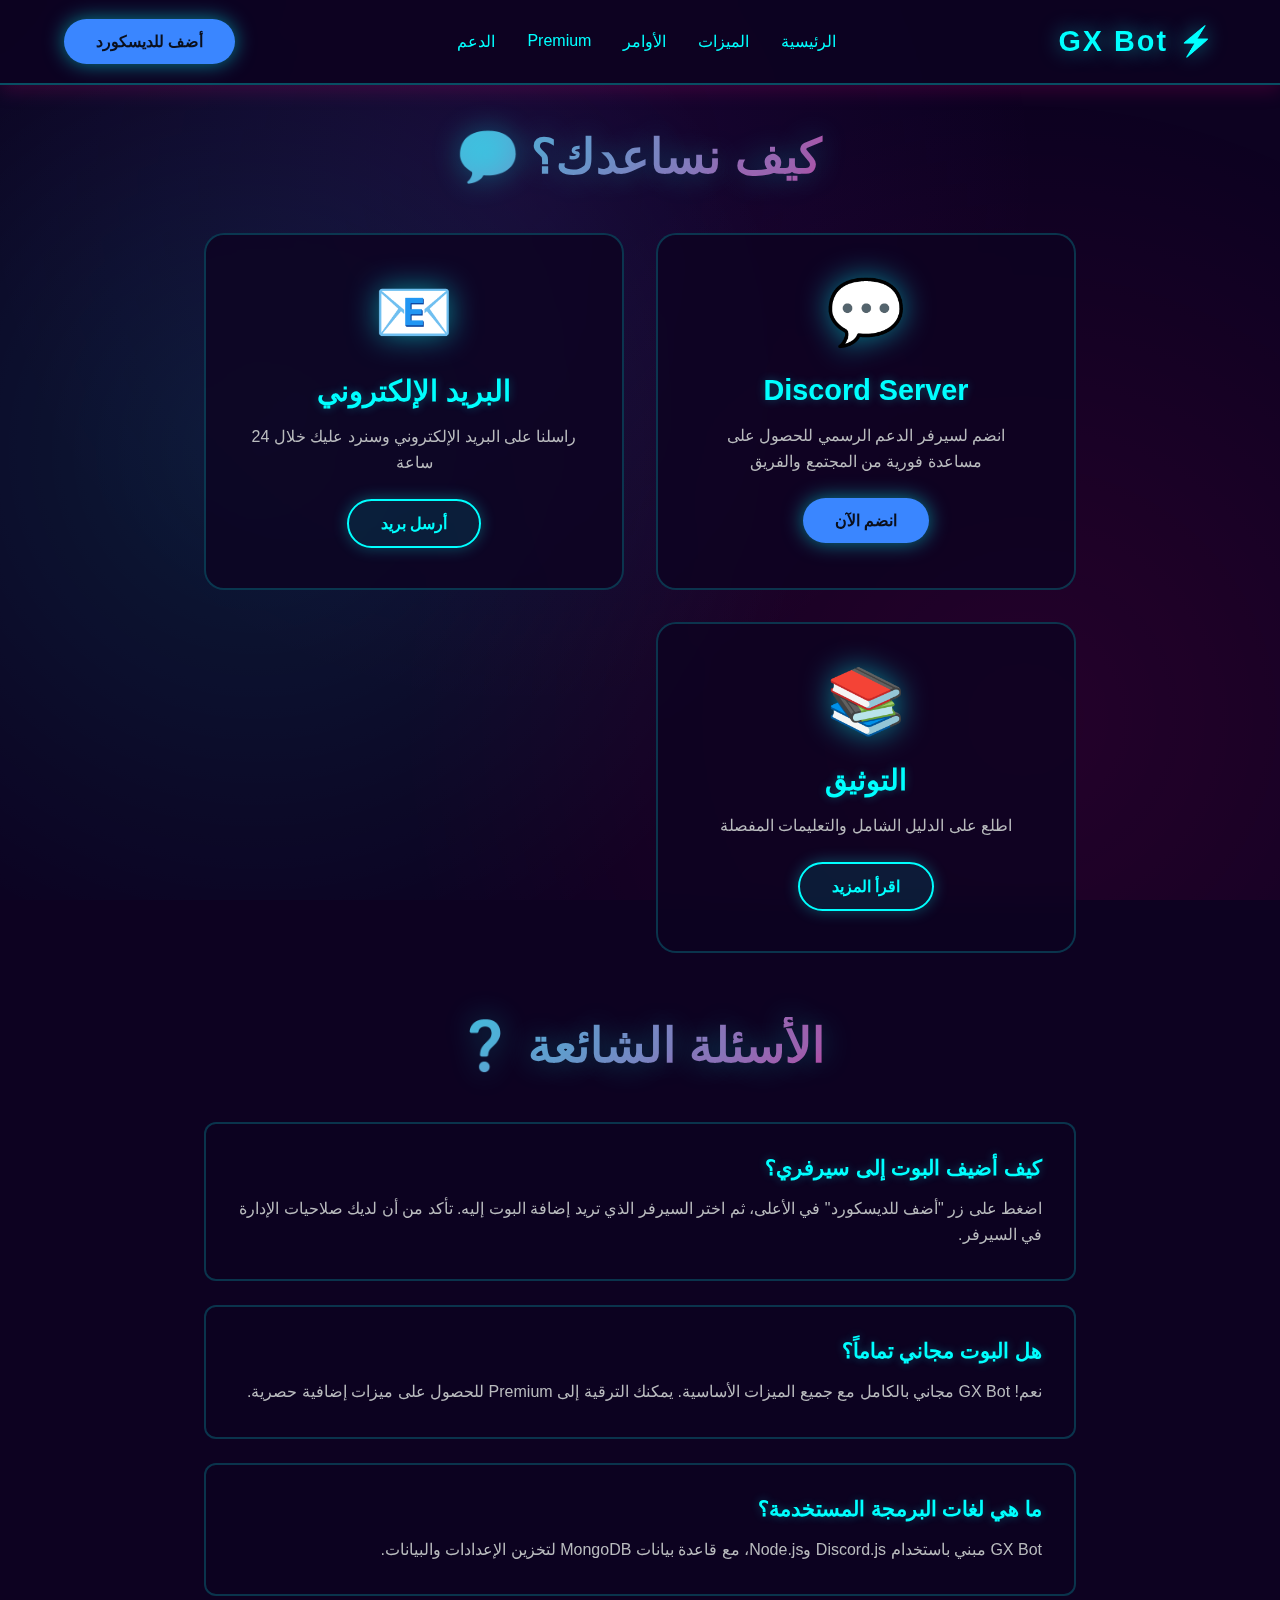
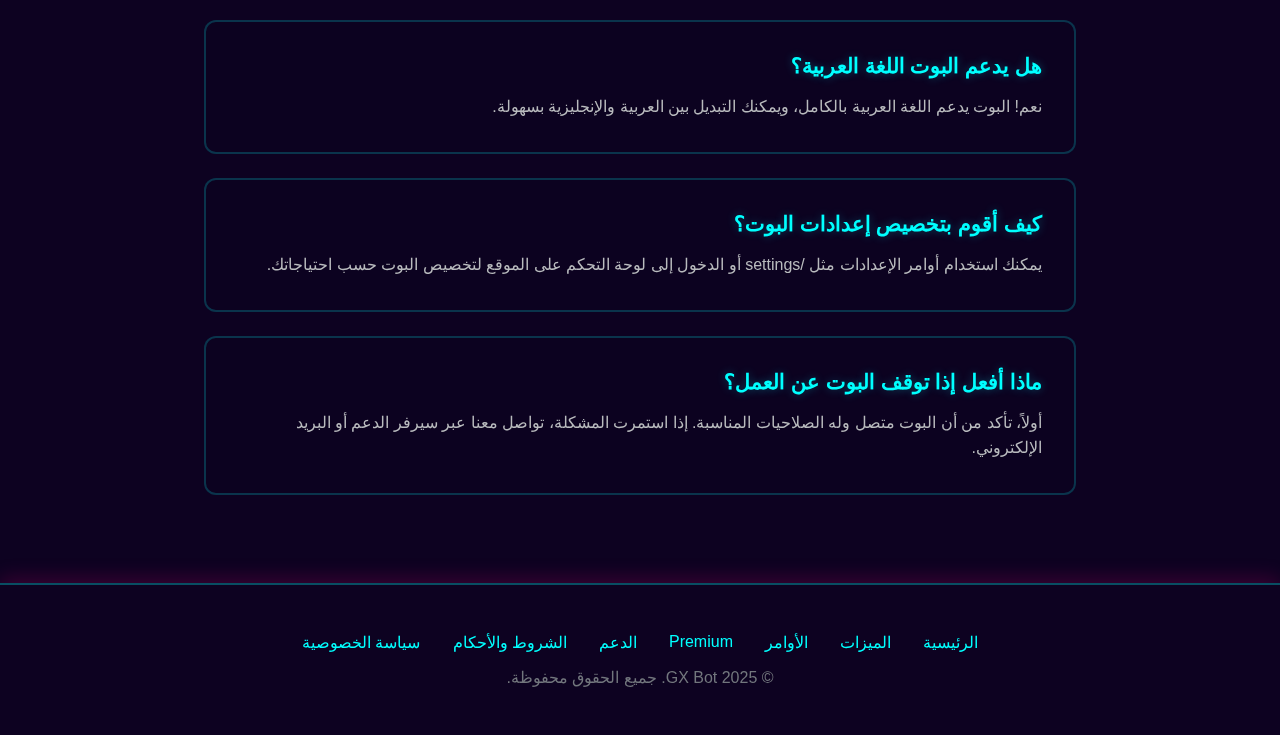
<file: support.html>
<!DOCTYPE html>
<html lang="ar" dir="rtl">
<head>
    <meta charset="UTF-8">
    <meta name="viewport" content="width=device-width, initial-scale=1.0">
    <title>GX Bot - الدعم</title>
    <link rel="stylesheet" href="style.css">
</head>
<body>
    <!-- Navbar -->
    <nav>
        <div class="logo">⚡ GX Bot</div>
        <ul class="nav-links">
            <li><a href="index.html">الرئيسية</a></li>
            <li><a href="features.html">الميزات</a></li>
            <li><a href="commands.html">الأوامر</a></li>
            <li><a href="premium.html">Premium</a></li>
            <li><a href="support.html">الدعم</a></li>
        </ul>
        <a href="#" class="btn-primary">أضف للديسكورد</a>
    </nav>

    <!-- Support Container -->
    <div class="support-container">
        <h2 class="section-title">كيف نساعدك؟ 💬</h2>

        <div class="support-methods">
            <div class="support-card">
                <div class="support-icon">💬</div>
                <h3>Discord Server</h3>
                <p>انضم لسيرفر الدعم الرسمي للحصول على مساعدة فورية من المجتمع والفريق</p>
                <a href="#" class="btn-primary">انضم الآن</a>
            </div>

            <div class="support-card">
                <div class="support-icon">📧</div>
                <h3>البريد الإلكتروني</h3>
                <p>راسلنا على البريد الإلكتروني وسنرد عليك خلال 24 ساعة</p>
                <a href="mailto:support@gxbot.com" class="btn-secondary">أرسل بريد</a>
            </div>

            <div class="support-card">
                <div class="support-icon">📚</div>
                <h3>التوثيق</h3>
                <p>اطلع على الدليل الشامل والتعليمات المفصلة</p>
                <a href="#" class="btn-secondary">اقرأ المزيد</a>
            </div>
        </div>

        <div class="faq-section">
            <h2 class="section-title">الأسئلة الشائعة ❓</h2>

            <div class="faq-item">
                <div class="faq-question">كيف أضيف البوت إلى سيرفري؟</div>
                <div class="faq-answer">اضغط على زر "أضف للديسكورد" في الأعلى، ثم اختر السيرفر الذي تريد إضافة البوت إليه. تأكد من أن لديك صلاحيات الإدارة في السيرفر.</div>
            </div>

            <div class="faq-item">
                <div class="faq-question">هل البوت مجاني تماماً؟</div>
                <div class="faq-answer">نعم! GX Bot مجاني بالكامل مع جميع الميزات الأساسية. يمكنك الترقية إلى Premium للحصول على ميزات إضافية حصرية.</div>
            </div>

            <div class="faq-item">
                <div class="faq-question">ما هي لغات البرمجة المستخدمة؟</div>
                <div class="faq-answer">GX Bot مبني باستخدام Discord.js وNode.js، مع قاعدة بيانات MongoDB لتخزين الإعدادات والبيانات.</div>
            </div>

            <div class="faq-item">
                <div class="faq-question">هل يدعم البوت اللغة العربية؟</div>
                <div class="faq-answer">نعم! البوت يدعم اللغة العربية بالكامل، ويمكنك التبديل بين العربية والإنجليزية بسهولة.</div>
            </div>

            <div class="faq-item">
                <div class="faq-question">كيف أقوم بتخصيص إعدادات البوت؟</div>
                <div class="faq-answer">يمكنك استخدام أوامر الإعدادات مثل /settings أو الدخول إلى لوحة التحكم على الموقع لتخصيص البوت حسب احتياجاتك.</div>
            </div>

            <div class="faq-item">
                <div class="faq-question">ماذا أفعل إذا توقف البوت عن العمل؟</div>
                <div class="faq-answer">أولاً، تأكد من أن البوت متصل وله الصلاحيات المناسبة. إذا استمرت المشكلة، تواصل معنا عبر سيرفر الدعم أو البريد الإلكتروني.</div>
            </div>
        </div>
    </div>

    <!-- Footer -->
    <footer>
        <div class="footer-links">
            <a href="index.html">الرئيسية</a>
            <a href="features.html">الميزات</a>
            <a href="commands.html">الأوامر</a>
            <a href="premium.html">Premium</a>
            <a href="support.html">الدعم</a>
            <a href="#">الشروط والأحكام</a>
            <a href="#">سياسة الخصوصية</a>
        </div>
        <p style="color: #72767d; margin-top: 1rem;">© 2025 GX Bot. جميع الحقوق محفوظة.</p>
    </footer>
</body>
</html>
</file>
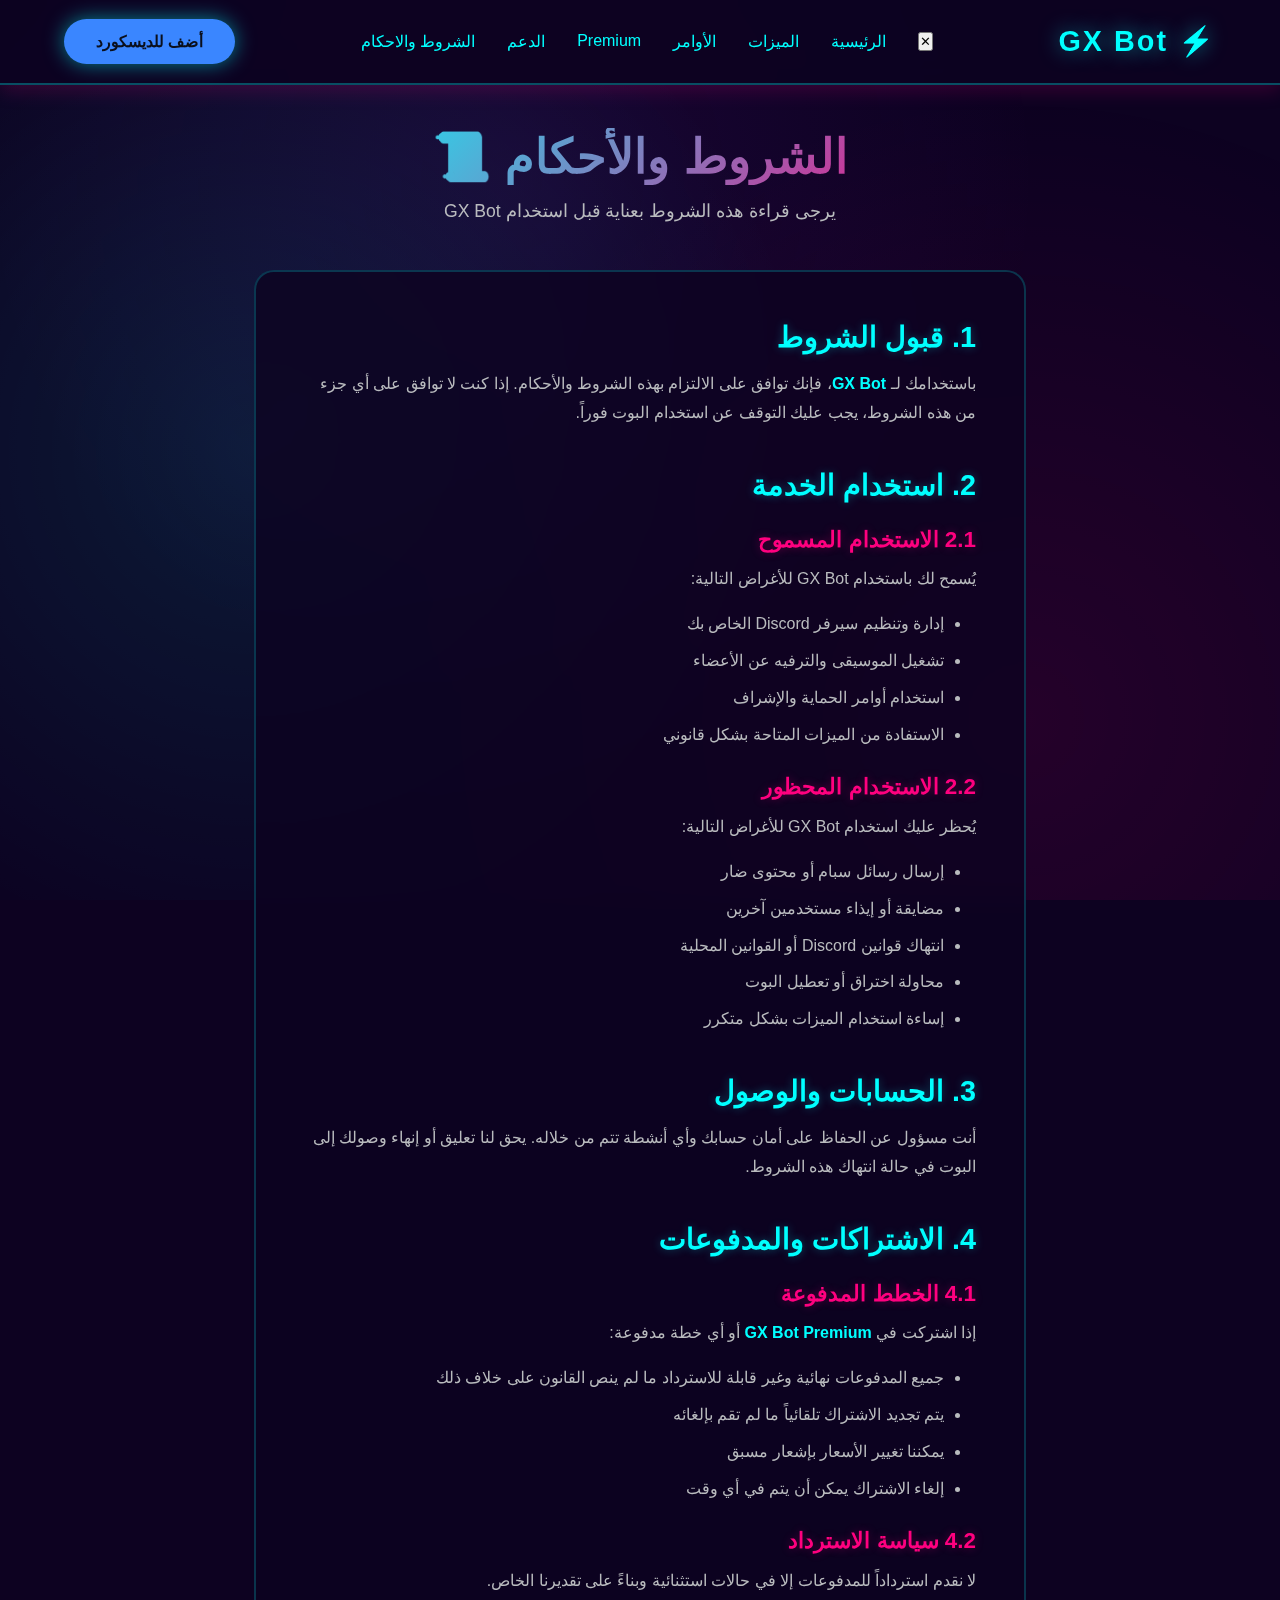
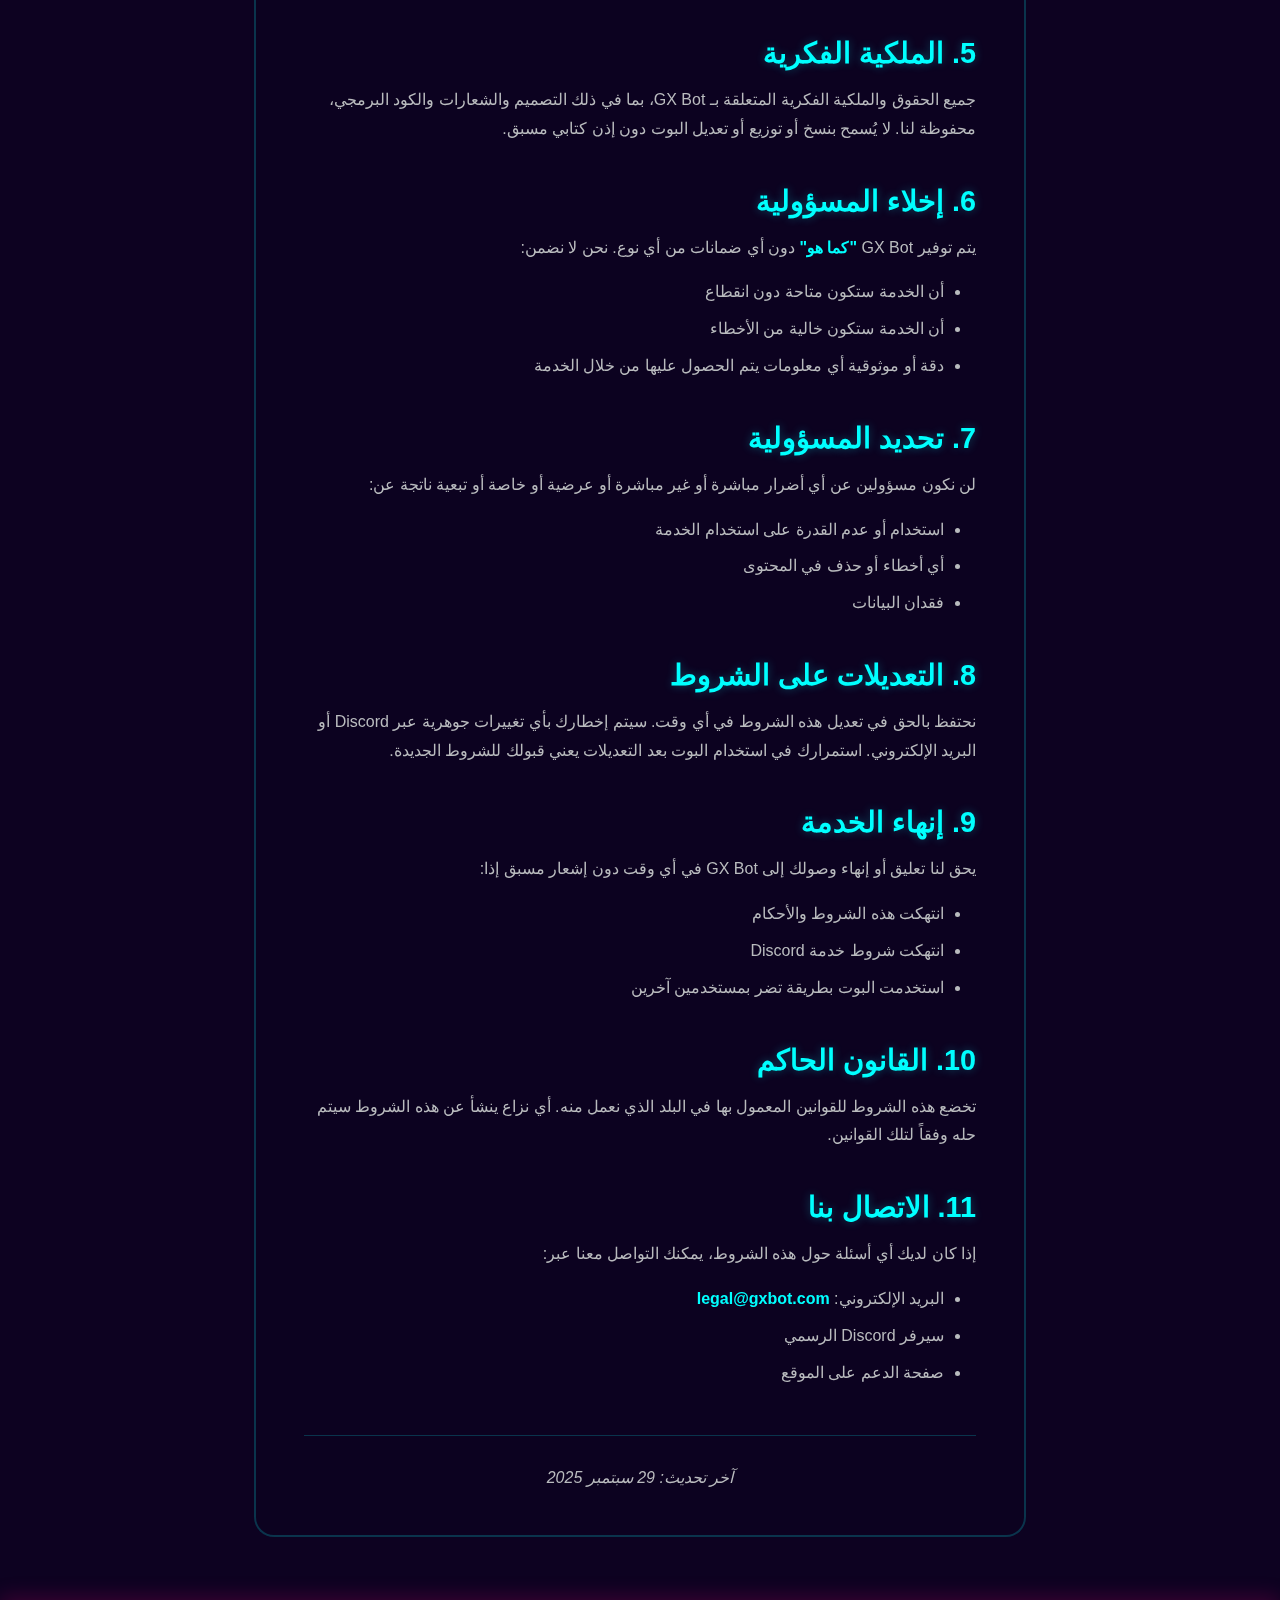
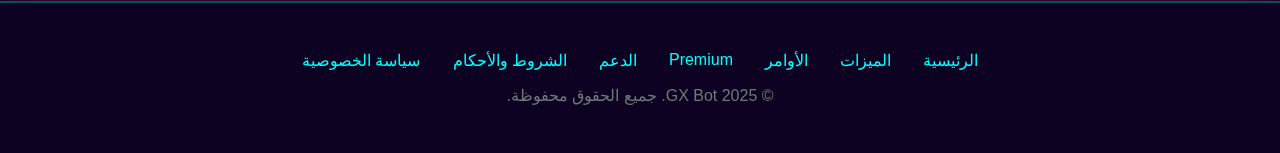
<file: terms.html>
<!DOCTYPE html>
<html lang="ar" dir="rtl">
<head>
    <meta charset="UTF-8">
    <meta name="viewport" content="width=device-width, initial-scale=1.0">
    <title>GX Bot - الشروط والأحكام</title>
    <link rel="stylesheet" href="style.css">
    <style>
        .terms-container {
            max-width: 900px;
            margin: 0 auto;
            padding: 8rem 5% 4rem;
        }

        .terms-header {
            text-align: center;
            margin-bottom: 3rem;
        }

        .terms-header h1 {
            font-size: 3rem;
            margin-bottom: 1rem;
            background: linear-gradient(135deg, #00ffff 0%, #ff007f 100%);
            -webkit-background-clip: text;
            -webkit-text-fill-color: transparent;
            background-clip: text;
        }

        .terms-header p {
            color: #b9bbbe;
            font-size: 1.1rem;
        }

        .terms-content {
            background: rgba(13, 2, 33, 0.8);
            backdrop-filter: blur(10px);
            border: 2px solid rgba(0, 255, 255, 0.2);
            border-radius: 20px;
            padding: 3rem;
        }

        .terms-section {
            margin-bottom: 2.5rem;
        }

        .terms-section h2 {
            color: #00ffff;
            font-size: 1.8rem;
            margin-bottom: 1rem;
            text-shadow: 0 0 10px rgba(0, 255, 255, 0.3);
        }

        .terms-section h3 {
            color: #ff007f;
            font-size: 1.4rem;
            margin: 1.5rem 0 0.8rem;
            text-shadow: 0 0 10px rgba(255, 0, 127, 0.3);
        }

        .terms-section p {
            color: #b9bbbe;
            line-height: 1.8;
            margin-bottom: 1rem;
        }

        .terms-section ul {
            color: #b9bbbe;
            line-height: 1.8;
            margin-right: 2rem;
            margin-bottom: 1rem;
        }

        .terms-section li {
            margin-bottom: 0.5rem;
        }

        .highlight {
            color: #00ffff;
            font-weight: 600;
        }

        .last-updated {
            text-align: center;
            color: #b9bbbe;
            font-style: italic;
            margin-top: 3rem;
            padding-top: 2rem;
            border-top: 1px solid rgba(0, 255, 255, 0.2);
        }
        /* Mobile Menu Button */
        .menu-toggle {
            display: none;
            background: none;
            border: none;
            color: #00ffff;
            font-size: 2rem;
            cursor: pointer;
            padding: 0.5rem;
            transition: all 0.3s;
        }

        .menu-toggle:hover {
            color: #ff007f;
            transform: scale(1.1);
        }

        /* Prime Button Style */
        .btn-prime {
            background: linear-gradient(135deg, #ffd700 0%, #ffed4e 100%);
            color: #0d0221;
            padding: 0.6rem 1.5rem;
            border-radius: 8px;
            font-weight: 700;
            transition: all 0.3s;
            display: inline-block;
            text-decoration: none;
            box-shadow: 0 0 20px rgba(255, 215, 0, 0.4);
        }

        .btn-prime:hover {
            transform: translateY(-2px);
            box-shadow: 0 0 30px rgba(255, 215, 0, 0.6);
        }

        /* Mobile Responsive */
        @media (max-width: 768px) {
            .menu-toggle {
                display: block;
            }

            .nav-links {
                position: fixed;
                top: 0;
                right: -100%;
                width: 100%;
                height: 100vh;
                background: rgba(13, 2, 33, 0.98);
                backdrop-filter: blur(20px);
                flex-direction: column;
                justify-content: center;
                align-items: center;
                gap: 2rem;
                transition: right 0.4s ease;
                z-index: 999;
                padding: 2rem;
            }

            .nav-links.active {
                right: 0;
            }

            .nav-links li {
                opacity: 0;
                transform: translateX(50px);
                animation: slideIn 0.5s forwards;
            }

            .nav-links.active li {
                animation: slideIn 0.5s forwards;
            }

            .nav-links li:nth-child(1) { animation-delay: 0.1s; }
            .nav-links li:nth-child(2) { animation-delay: 0.2s; }
            .nav-links li:nth-child(3) { animation-delay: 0.3s; }
            .nav-links li:nth-child(4) { animation-delay: 0.4s; }
            .nav-links li:nth-child(5) { animation-delay: 0.5s; }
            .nav-links li:nth-child(6) { animation-delay: 0.6s; }
            .nav-links li:nth-child(7) { animation-delay: 0.7s; }

            @keyframes slideIn {
                to {
                    opacity: 1;
                    transform: translateX(0);
                }
            }

            .nav-links a {
                font-size: 1.5rem;
                padding: 1rem 2rem;
                width: 100%;
                text-align: center;
                border-radius: 12px;
                transition: all 0.3s;
            }

            .nav-links a:hover {
                background: rgba(0, 255, 255, 0.1);
                box-shadow: 0 0 20px rgba(0, 255, 255, 0.3);
            }

            .btn-prime {
                padding: 1rem 2.5rem;
                font-size: 1.3rem;
            }

            nav .btn-primary {
                display: none;
            }

            /* Close Button */
            .close-menu {
                position: absolute;
                top: 2rem;
                left: 2rem;
                background: none;
                border: none;
                color: #ff007f;
                font-size: 2.5rem;
                cursor: pointer;
                transition: all 0.3s;
                display: none;
            }

            .nav-links.active .close-menu {
                display: block;
            }

            .close-menu:hover {
                color: #00ffff;
                transform: rotate(90deg);
            }
        }
    </style>
</head>
<body>
    <!-- Navbar -->
    <nav>
        <div class="logo">⚡ GX Bot</div>
        
        <!-- Mobile Menu Toggle -->
        <button class="menu-toggle" onclick="toggleMenu()" aria-label="Menu">
            ☰
        </button>

        <ul class="nav-links" id="navMenu">
            <!-- Close Button for Mobile -->
            <button class="close-menu" onclick="toggleMenu()" aria-label="Close">✕</button>
            
            <li><a href="index.html" onclick="closeMenu()">الرئيسية</a></li>
            <li><a href="features.html" onclick="closeMenu()">الميزات</a></li>
            <li><a href="commands.html" onclick="closeMenu()">الأوامر</a></li>
            <li><a href="premium.html" onclick="closeMenu()">Premium</a></li>
            <li><a href="support.html" onclick="closeMenu()">الدعم</a></li>
            <li><a href="terms.html" onclick="closeMenu()">الشروط والاحكام</a></li>
            <!--<li><a href="premium.html" class="btn-prime" onclick="closeMenu()">Prime</a></li>-->
        </ul>
        
        <a href="https://discord.gg/g43V2Q62KP" class="btn-primary">أضف للديسكورد</a>
    </nav>

    <script>
        // Toggle Menu
        function toggleMenu() {
            const navMenu = document.getElementById('navMenu');
            navMenu.classList.toggle('active');
            
            // Prevent body scroll when menu is open
            if (navMenu.classList.contains('active')) {
                document.body.style.overflow = 'hidden';
            } else {
                document.body.style.overflow = 'auto';
            }
        }

        // Close Menu
        function closeMenu() {
            const navMenu = document.getElementById('navMenu');
            navMenu.classList.remove('active');
            document.body.style.overflow = 'auto';
        }

        // Close menu when clicking outside
        document.addEventListener('click', function(event) {
            const navMenu = document.getElementById('navMenu');
            const menuToggle = document.querySelector('.menu-toggle');
            
            if (navMenu.classList.contains('active') && 
                !navMenu.contains(event.target) && 
                !menuToggle.contains(event.target)) {
                closeMenu();
            }
        });

        // Close menu on escape key
        document.addEventListener('keydown', function(event) {
            if (event.key === 'Escape') {
                closeMenu();
            }
        });
    </script>
    <!-- Terms Container -->
    <div class="terms-container">
        <div class="terms-header">
            <h1>الشروط والأحكام 📜</h1>
            <p>يرجى قراءة هذه الشروط بعناية قبل استخدام GX Bot</p>
        </div>

        <div class="terms-content">
            <div class="terms-section">
                <h2>1. قبول الشروط</h2>
                <p>باستخدامك لـ <span class="highlight">GX Bot</span>، فإنك توافق على الالتزام بهذه الشروط والأحكام. إذا كنت لا توافق على أي جزء من هذه الشروط، يجب عليك التوقف عن استخدام البوت فوراً.</p>
            </div>

            <div class="terms-section">
                <h2>2. استخدام الخدمة</h2>
                <h3>2.1 الاستخدام المسموح</h3>
                <p>يُسمح لك باستخدام GX Bot للأغراض التالية:</p>
                <ul>
                    <li>إدارة وتنظيم سيرفر Discord الخاص بك</li>
                    <li>تشغيل الموسيقى والترفيه عن الأعضاء</li>
                    <li>استخدام أوامر الحماية والإشراف</li>
                    <li>الاستفادة من الميزات المتاحة بشكل قانوني</li>
                </ul>

                <h3>2.2 الاستخدام المحظور</h3>
                <p>يُحظر عليك استخدام GX Bot للأغراض التالية:</p>
                <ul>
                    <li>إرسال رسائل سبام أو محتوى ضار</li>
                    <li>مضايقة أو إيذاء مستخدمين آخرين</li>
                    <li>انتهاك قوانين Discord أو القوانين المحلية</li>
                    <li>محاولة اختراق أو تعطيل البوت</li>
                    <li>إساءة استخدام الميزات بشكل متكرر</li>
                </ul>
            </div>

            <div class="terms-section">
                <h2>3. الحسابات والوصول</h2>
                <p>أنت مسؤول عن الحفاظ على أمان حسابك وأي أنشطة تتم من خلاله. يحق لنا تعليق أو إنهاء وصولك إلى البوت في حالة انتهاك هذه الشروط.</p>
            </div>

            <div class="terms-section">
                <h2>4. الاشتراكات والمدفوعات</h2>
                <h3>4.1 الخطط المدفوعة</h3>
                <p>إذا اشتركت في <span class="highlight">GX Bot Premium</span> أو أي خطة مدفوعة:</p>
                <ul>
                    <li>جميع المدفوعات نهائية وغير قابلة للاسترداد ما لم ينص القانون على خلاف ذلك</li>
                    <li>يتم تجديد الاشتراك تلقائياً ما لم تقم بإلغائه</li>
                    <li>يمكننا تغيير الأسعار بإشعار مسبق</li>
                    <li>إلغاء الاشتراك يمكن أن يتم في أي وقت</li>
                </ul>

                <h3>4.2 سياسة الاسترداد</h3>
                <p>لا نقدم استرداداً للمدفوعات إلا في حالات استثنائية وبناءً على تقديرنا الخاص.</p>
            </div>

            <div class="terms-section">
                <h2>5. الملكية الفكرية</h2>
                <p>جميع الحقوق والملكية الفكرية المتعلقة بـ GX Bot، بما في ذلك التصميم والشعارات والكود البرمجي، محفوظة لنا. لا يُسمح بنسخ أو توزيع أو تعديل البوت دون إذن كتابي مسبق.</p>
            </div>

            <div class="terms-section">
                <h2>6. إخلاء المسؤولية</h2>
                <p>يتم توفير GX Bot <span class="highlight">"كما هو"</span> دون أي ضمانات من أي نوع. نحن لا نضمن:</p>
                <ul>
                    <li>أن الخدمة ستكون متاحة دون انقطاع</li>
                    <li>أن الخدمة ستكون خالية من الأخطاء</li>
                    <li>دقة أو موثوقية أي معلومات يتم الحصول عليها من خلال الخدمة</li>
                </ul>
            </div>

            <div class="terms-section">
                <h2>7. تحديد المسؤولية</h2>
                <p>لن نكون مسؤولين عن أي أضرار مباشرة أو غير مباشرة أو عرضية أو خاصة أو تبعية ناتجة عن:</p>
                <ul>
                    <li>استخدام أو عدم القدرة على استخدام الخدمة</li>
                    <li>أي أخطاء أو حذف في المحتوى</li>
                    <li>فقدان البيانات</li>
                </ul>
            </div>

            <div class="terms-section">
                <h2>8. التعديلات على الشروط</h2>
                <p>نحتفظ بالحق في تعديل هذه الشروط في أي وقت. سيتم إخطارك بأي تغييرات جوهرية عبر Discord أو البريد الإلكتروني. استمرارك في استخدام البوت بعد التعديلات يعني قبولك للشروط الجديدة.</p>
            </div>

            <div class="terms-section">
                <h2>9. إنهاء الخدمة</h2>
                <p>يحق لنا تعليق أو إنهاء وصولك إلى GX Bot في أي وقت دون إشعار مسبق إذا:</p>
                <ul>
                    <li>انتهكت هذه الشروط والأحكام</li>
                    <li>انتهكت شروط خدمة Discord</li>
                    <li>استخدمت البوت بطريقة تضر بمستخدمين آخرين</li>
                </ul>
            </div>

            <div class="terms-section">
                <h2>10. القانون الحاكم</h2>
                <p>تخضع هذه الشروط للقوانين المعمول بها في البلد الذي نعمل منه. أي نزاع ينشأ عن هذه الشروط سيتم حله وفقاً لتلك القوانين.</p>
            </div>

            <div class="terms-section">
                <h2>11. الاتصال بنا</h2>
                <p>إذا كان لديك أي أسئلة حول هذه الشروط، يمكنك التواصل معنا عبر:</p>
                <ul>
                    <li>البريد الإلكتروني: <span class="highlight">legal@gxbot.com</span></li>
                    <li>سيرفر Discord الرسمي</li>
                    <li>صفحة الدعم على الموقع</li>
                </ul>
            </div>

            <div class="last-updated">
                آخر تحديث: 29 سبتمبر 2025
            </div>
        </div>
    </div>

    <!-- Footer -->
    <footer>
        <div class="footer-links">
            <a href="index.html">الرئيسية</a>
            <a href="features.html">الميزات</a>
            <a href="commands.html">الأوامر</a>
            <a href="premium.html">Premium</a>
            <a href="support.html">الدعم</a>
            <a href="terms.html">الشروط والأحكام</a>
            <a href="privacy.html">سياسة الخصوصية</a>
        </div>
        <p style="color: #72767d; margin-top: 1rem;">© 2025 GX Bot. جميع الحقوق محفوظة.</p>
    </footer>
</body>
</html>
</file>
<file: style.css>
/* ========================================
   GX Bot - Style CSS
   Theme: Dark Neon (Black - Cyan - Pink)
   ======================================== */

/* Reset & Base */
* {
    margin: 0;
    padding: 0;
    box-sizing: border-box;
}

body {
    font-family: 'Segoe UI', Tahoma, Geneva, Verdana, sans-serif;
    background: #0d0221;
    color: #f5f5f5;
    overflow-x: hidden;
    position: relative;
}

/* Animated Background */
body::before {
    content: '';
    position: fixed;
    top: 0;
    left: 0;
    width: 100%;
    height: 100%;
    background: 
        radial-gradient(circle at 20% 50%, rgba(0, 255, 255, 0.1) 0%, transparent 50%),
        radial-gradient(circle at 80% 80%, rgba(255, 0, 127, 0.1) 0%, transparent 50%),
        radial-gradient(circle at 40% 20%, rgba(138, 43, 226, 0.1) 0%, transparent 50%);
    z-index: -1;
    animation: backgroundShift 15s ease infinite;
}

@keyframes backgroundShift {
    0%, 100% { opacity: 0.3; }
    50% { opacity: 0.6; }
}

/* ========================================
   Navbar
   ======================================== */
nav {
    position: fixed;
    top: 0;
    width: 100%;
    background: rgba(13, 2, 33, 0.95);
    backdrop-filter: blur(15px);
    padding: 1.2rem 5%;
    display: flex;
    justify-content: space-between;
    align-items: center;
    z-index: 1000;
    border-bottom: 2px solid rgba(0, 255, 255, 0.3);
    box-shadow: 0 4px 20px rgba(255, 0, 127, 0.2);
}

.logo {
    font-size: 1.8rem;
    font-weight: bold;
    background: #00ffff;
    -webkit-background-clip: text;
    -webkit-text-fill-color: transparent;
    background-clip: text;
    text-shadow: 0 0 20px rgba(0, 255, 255, 0.5);
    letter-spacing: 2px;
}

.nav-links {
    display: flex;
    gap: 2rem;
    list-style: none;
}

.nav-links a {
    color: #00ffff;
    text-decoration: none;
    transition: all 0.3s;
    font-size: 1rem;
    position: relative;
    padding: 0.5rem 0;
}

.nav-links a::after {
    content: '';
    position: absolute;
    bottom: 0;
    left: 0;
    width: 0;
    height: 2px;
    background: linear-gradient(90deg, #00ffff, #ff007f);
    transition: width 0.3s;
}

.nav-links a:hover {
    color: #ff007f;
    text-shadow: 0 0 10px rgba(0, 255, 255, 0.8);
}

.nav-links a:hover::after {
    width: 100%;
}

/* ========================================
   Buttons
   ======================================== */
.btn-primary {
    background: #3a86ff;
    color: #0a0f1c;
    padding: 0.8rem 2rem;
    border: none;
    border-radius: 50px;
    cursor: pointer;
    font-size: 1rem;
    font-weight: 700;
    transition: all 0.3s;
    text-decoration: none;
    display: inline-block;
    box-shadow: 0 0 20px rgba(0, 255, 255, 0.5);
    position: relative;
    overflow: hidden;
}

.btn-primary::before {
    content: '';
    position: absolute;
    top: 0;
    left: -100%;
    width: 100%;
    height: 100%;
    background: linear-gradient(90deg, transparent, rgba(255, 255, 255, 0.3), transparent);
    transition: left 0.5s;
}

.btn-primary:hover::before {
    left: 100%;
}

.btn-primary:hover {
    transform: translateY(-3px) scale(1.05);
    box-shadow: 0 0 30px rgba(255, 0, 127, 0.8), 0 0 50px rgba(0, 255, 255, 0.5);
}

.btn-secondary {
    background: rgba(0, 255, 255, 0.1);
    color: #00ffff;
    padding: 0.8rem 2rem;
    border: 2px solid #00ffff;
    border-radius: 50px;
    cursor: pointer;
    font-size: 1rem;
    font-weight: 600;
    transition: all 0.3s;
    text-decoration: none;
    display: inline-block;
    box-shadow: 0 0 15px rgba(0, 255, 255, 0.3);
}

.btn-secondary:hover {
    background: rgba(255, 0, 127, 0.2);
    border-color: #ff007f;
    color: #ff007f;
    transform: translateY(-3px);
    box-shadow: 0 0 25px rgba(255, 0, 127, 0.6);
}
/* CSS */
.btn-prime {
    background: linear-gradient(135deg, #ffae00, #ff7f00);
    color: #0a0f1c;
    padding: 0.8rem 2.5rem;
    border: none;
    border-radius: 50px;
    cursor: pointer;
    font-size: 1.1rem;
    font-weight: 800;
    text-transform: uppercase;
    transition: all 0.3s;
    text-decoration: none;
    display: inline-block;
    box-shadow: 0 0 25px rgba(255, 174, 0, 0.6), 0 0 50px rgba(255, 127, 0, 0.4);
    position: relative;
    overflow: hidden;
}

.btn-prime::before {
    content: '';
    position: absolute;
    top: 0;
    left: -100%;
    width: 100%;
    height: 100%;
    background: linear-gradient(90deg, transparent, rgba(255,255,255,0.4), transparent);
    transition: left 0.5s;
}

.btn-prime:hover::before {
    left: 100%;
}

.btn-prime:hover {
    transform: translateY(-3px) scale(1.05);
    box-shadow: 0 0 35px rgba(255, 215, 0, 0.9), 0 0 60px rgba(255, 127, 0, 0.7);
    color: #fff3d4;
}
.nav-links .btn-prime {
    padding: 0.6rem 1.5rem;
    margin-left: 1rem;
    font-size: 0.95rem;
    box-shadow: 0 0 20px rgba(255, 174, 0, 0.5);
}

.nav-links .btn-prime:hover {
    transform: translateY(-2px) scale(1.05);
}
/* =========================
   Navbar-specific Prime fix
   ضع هذا بعد بقية الـ CSS
   ========================= */

nav .nav-links { 
    display: flex;
    gap: 2rem;
    list-style: none;
    align-items: center; /* يضمن محاذاة وسط العناصر */
}nav .nav-links a.btn-prime {
    display: inline-flex;
    align-items: center;
    justify-content: center;
    position: relative;
    height: 36px;
    padding: 0 18px;
    font-size: 1rem;
    font-weight: 700;
    border-radius: 20px;
    text-transform: uppercase;
    background: linear-gradient(135deg, #ffd700 0%, #ffae00 100%);
    color: #0a0f1c; /* لون النص غامق عشان يظهر على الذهبي */
    text-decoration: none;
    box-shadow: 0 0 12px rgba(255, 215, 0, 0.4), 0 0 20px rgba(255, 174, 0, 0.3);
    transition: transform 0.25s ease, box-shadow 0.25s ease;
    line-height: 1;
}

/* نلغي خط الـ underline اللي في اللينكات */
nav .nav-links a.btn-prime::after {
    display: none;
}

/* تأثير لمعة خفيفة */
nav .nav-links a.btn-prime::before {
    content: '';
    position: absolute;
    top: 0;
    left: -80%;
    width: 60%;
    height: 100%;
    background: linear-gradient(90deg, transparent, rgba(255, 255, 255, 0.35), transparent);
    transition: left 0.45s ease;
    border-radius: inherit;
}

nav .nav-links a.btn-prime:hover {
    transform: translateY(-2px) scale(1.05);
    box-shadow: 0 0 18px rgba(255, 215, 0, 0.7), 0 0 30px rgba(255, 174, 0, 0.5);
    color: #ff007f; /* يخلي النص أبيض عند الـ hover */
}

/* لو في كود عام .btn-prime موجود قبل، ضَع هذا الجزء بعده ليتفوق */

/* ========================================
   Hero Section
   ======================================== */
.hero {
    min-height: 100vh;
    display: flex;
    align-items: center;
    justify-content: center;
    text-align: center;
    padding: 2rem;
    position: relative;
    overflow: hidden;
}

.hero::before {
    content: '';
    position: absolute;
    width: 600px;
    height: 600px;
    background: radial-gradient(circle, rgba(0, 255, 255, 0.3) 0%, transparent 70%);
    border-radius: 50%;
    top: -300px;
    left: -300px;
    animation: float 8s ease-in-out infinite;
}

.hero::after {
    content: '';
    position: absolute;
    width: 500px;
    height: 500px;
    background: radial-gradient(circle, rgba(255, 0, 127, 0.3) 0%, transparent 70%);
    border-radius: 50%;
    bottom: -250px;
    right: -250px;
    animation: float 10s ease-in-out infinite reverse;
}

@keyframes float {
    0%, 100% { transform: translate(0, 0) scale(1); }
    50% { transform: translate(30px, 30px) scale(1.1); }
}

.hero-content {
    max-width: 800px;
    z-index: 1;
}

.hero h1 {
    font-size: 4rem;
    margin-bottom: 1rem;
    background: linear-gradient(135deg, #e22bca 0%,#a82be2 50%, #5c2be2 100%);
    -webkit-background-clip: text;
    -webkit-text-fill-color: transparent;
    background-clip: text;
    animation: fadeInUp 0.8s ease;
    text-shadow: 0 0 30px rgba(0, 255, 255, 0.5);
    font-weight: 900;
    letter-spacing: 3px;
}

@keyframes fadeInUp {
    from {
        opacity: 0;
        transform: translateY(30px);
    }
    to {
        opacity: 1;
        transform: translateY(0);
    }
}

.hero p {
    font-size: 1.3rem;
    color: #00ffff;
    margin-bottom: 2rem;
    animation: fadeInUp 0.8s ease 0.2s backwards;
    text-shadow: 0 0 10px rgba(0, 255, 255, 0.3);
}

.hero-buttons {
    display: flex;
    gap: 1rem;
    justify-content: center;
    flex-wrap: wrap;
    animation: fadeInUp 0.8s ease 0.4s backwards;
}

/* ========================================
   Stats Section
   ======================================== */
.stats {
    display: grid;
    grid-template-columns: repeat(auto-fit, minmax(200px, 1fr));
    gap: 2rem;
    padding: 4rem 5%;
    max-width: 1200px;
    margin: 0 auto;
}

.stat-card {
    background: rgba(13, 2, 33, 0.8);
    backdrop-filter: blur(10px);
    border: 2px solid rgba(0, 255, 255, 0.3);
    border-radius: 20px;
    padding: 2rem;
    text-align: center;
    transition: all 0.3s;
    position: relative;
    overflow: hidden;
}

.stat-card::before {
    content: '';
    position: absolute;
    top: -50%;
    left: -50%;
    width: 200%;
    height: 200%;
    background: linear-gradient(45deg, transparent, rgba(0, 255, 255, 0.1), transparent);
    transform: rotate(45deg);
    transition: all 0.5s;
}

.stat-card:hover::before {
    left: 100%;
}

.stat-card:hover {
    transform: translateY(-10px);
    border-color: #ff007f;
    box-shadow: 0 15px 40px rgba(255, 0, 127, 0.4), 0 0 30px rgba(0, 255, 255, 0.3);
}

.stat-number {
    font-size: 3rem;
    font-weight: bold;
    background: linear-gradient(135deg, #00ffff 0%, #ff007f 100%);
    -webkit-background-clip: text;
    -webkit-text-fill-color: transparent;
    background-clip: text;
    position: relative;
    z-index: 1;
}

.stat-label {
    color: #00ffff;
    margin-top: 0.5rem;
    font-size: 1.1rem;
    position: relative;
    z-index: 1;
}
/*responsive menu */


/* ========================================
   Features Section
   ======================================== */
.features {
    padding: 8rem 5% 6rem;
    background: linear-gradient(180deg, transparent 0%, rgba(0, 255, 255, 0.05) 100%);
}

.section-title {
    text-align: center;
    font-size: 3rem;
    margin-bottom: 3rem;
    background: linear-gradient(135deg, #00ffff 0%, #ff007f 100%);
    -webkit-background-clip: text;
    -webkit-text-fill-color: transparent;
    background-clip: text;
    font-weight: 900;
    text-shadow: 0 0 30px rgba(0, 255, 255, 0.3);
}

.features-grid {
    display: grid;
    grid-template-columns: repeat(auto-fit, minmax(300px, 1fr));
    gap: 2rem;
    max-width: 1200px;
    margin: 0 auto;
}

.feature-card {
    background: rgba(13, 2, 33, 0.7);
    backdrop-filter: blur(10px);
    border: 2px solid rgba(0, 255, 255, 0.2);
    border-radius: 20px;
    padding: 2.5rem;
    transition: all 0.3s;
    position: relative;
    overflow: hidden;
}

.feature-card::before {
    content: '';
    position: absolute;
    top: 0;
    left: -100%;
    width: 100%;
    height: 100%;
    background: linear-gradient(90deg, transparent, rgba(255, 0, 127, 0.1), transparent);
    transition: left 0.5s;
}

.feature-card:hover::before {
    left: 100%;
}

.feature-card:hover {
    transform: translateY(-10px);
    border-color: #ff007f;
    box-shadow: 0 15px 50px rgba(0, 255, 255, 0.3), 0 0 30px rgba(255, 0, 127, 0.3);
}

.feature-icon {
    font-size: 3rem;
    margin-bottom: 1rem;
    filter: drop-shadow(0 0 10px rgba(0, 255, 255, 0.5));
}

.feature-card h3 {
    font-size: 1.5rem;
    margin-bottom: 1rem;
    color: #00ffff;
    text-shadow: 0 0 10px rgba(0, 255, 255, 0.3);
}

.feature-card p {
    color: #b9bbbe;
    line-height: 1.6;
}

/* ========================================
   Commands Section
   ======================================== */
.commands-container {
    max-width: 1200px;
    margin: 0 auto;
    padding: 8rem 5% 4rem;
}

.commands-category {
    margin-bottom: 4rem;
}

.category-title {
    font-size: 2rem;
    margin-bottom: 2rem;
    color: #00ffff;
    display: flex;
    align-items: center;
    gap: 1rem;
    text-shadow: 0 0 15px rgba(0, 255, 255, 0.5);
}

.commands-grid {
    display: grid;
    grid-template-columns: repeat(auto-fill, minmax(300px, 1fr));
    gap: 1.5rem;
}

.command-card {
    background: rgba(13, 2, 33, 0.8);
    backdrop-filter: blur(10px);
    border: 2px solid rgba(0, 255, 255, 0.2);
    border-radius: 12px;
    padding: 1.5rem;
    transition: all 0.3s;
}

.command-card:hover {
    border-color: #ff007f;
    transform: translateY(-5px);
    box-shadow: 0 8px 25px rgba(255, 0, 127, 0.3), 0 0 20px rgba(0, 255, 255, 0.2);
}

.command-name {
    font-size: 1.3rem;
    color: #ff007f;
    margin-bottom: 0.5rem;
    font-weight: 600;
    text-shadow: 0 0 10px rgba(255, 0, 127, 0.3);
}

.command-desc {
    color: #b9bbbe;
    margin-bottom: 0.8rem;
    line-height: 1.5;
}

.command-usage {
    background: rgba(0, 0, 0, 0.5);
    padding: 0.5rem;
    border-radius: 6px;
    font-family: 'Courier New', monospace;
    color: #00ffff;
    font-size: 0.9rem;
    border: 1px solid rgba(0, 255, 255, 0.3);
}

/* ========================================
   Premium Section
   ======================================== */
.premium-container {
    max-width: 1200px;
    margin: 0 auto;
    padding: 8rem 5% 4rem;
}

.premium-header {
    text-align: center;
    margin-bottom: 4rem;
}

.premium-header h1 {
    font-size: 3.5rem;
    margin-bottom: 1rem;
    background: #ffae00;
    -webkit-background-clip: text;
    -webkit-text-fill-color: transparent;
    background-clip: text;
    text-shadow: 0 0 30px rgba(255, 215, 0, 0.5);
    font-weight: 900;
}

.pricing-cards {
    display: grid;
    grid-template-columns: repeat(auto-fit, minmax(300px, 1fr));
    gap: 2rem;
    margin-bottom: 4rem;
}

.pricing-card {
    background: rgba(13, 2, 33, 0.8);
    backdrop-filter: blur(10px);
    border: 2px solid rgba(0, 255, 255, 0.3);
    border-radius: 20px;
    padding: 3rem 2rem;
    text-align: center;
    transition: all 0.3s;
    position: relative;
    overflow: hidden;
}

.pricing-card::before {
    content: '';
    position: absolute;
    top: -50%;
    left: -50%;
    width: 200%;
    height: 200%;
    background: linear-gradient(45deg, transparent, rgba(0, 255, 255, 0.1), transparent);
    transform: rotate(45deg);
    opacity: 0;
    transition: all 0.5s;
}

.pricing-card:hover::before {
    opacity: 1;
    left: 100%;
}

.pricing-card.featured {
    border-color: #ff007f;
    transform: scale(1.05);
    background: rgba(255, 0, 127, 0.05);
    box-shadow: 0 0 40px rgba(255, 0, 127, 0.3);
}

.pricing-card:hover {
    transform: translateY(-10px) scale(1.02);
    box-shadow: 0 20px 60px rgba(0, 255, 255, 0.3), 0 0 40px rgba(255, 0, 127, 0.2);
}

.pricing-card.featured:hover {
    transform: translateY(-10px) scale(1.07);
}

.plan-name {
    font-size: 2rem;
    margin-bottom: 1rem;
    color: #00ffff;
    text-shadow: 0 0 15px rgba(0, 255, 255, 0.5);
}

.plan-price {
    font-size: 3rem;
    font-weight: bold;
    color: #00ffff;
    margin-bottom: 0.5rem;
    text-shadow: 0 0 20px rgba(0, 255, 255, 0.5);
}

.pricing-card.featured .plan-price {
    background: linear-gradient(135deg, #00ffff 0%, #ff007f 100%);
    -webkit-background-clip: text;
    -webkit-text-fill-color: transparent;
    background-clip: text;
}

.plan-period {
    color: #b9bbbe;
    margin-bottom: 2rem;
}

.plan-features {
    list-style: none;
    margin-bottom: 2rem;
    text-align: right;
}

.plan-features li {
    padding: 0.8rem 0;
    color: #b9bbbe;
    border-bottom: 1px solid rgba(0, 255, 255, 0.1);
    transition: all 0.3s;
}

.plan-features li:hover {
    color: #00ffff;
    border-bottom-color: rgba(255, 0, 127, 0.3);
}

.plan-features li:before {
    content: '✓ ';
    color: #00ffff;
    font-weight: bold;
    margin-left: 0.5rem;
    text-shadow: 0 0 10px rgba(0, 255, 255, 0.5);
}

.premium-benefits {
    background: rgba(0, 255, 255, 0.05);
    border: 2px solid rgba(0, 255, 255, 0.2);
    border-radius: 20px;
    padding: 3rem;
    margin-top: 3rem;
}

.benefits-grid {
    display: grid;
    grid-template-columns: repeat(auto-fit, minmax(250px, 1fr));
    gap: 2rem;
    margin-top: 2rem;
}

.benefit-item {
    text-align: center;
    transition: all 0.3s;
}

.benefit-item:hover {
    transform: translateY(-5px);
}

.benefit-icon {
    font-size: 3rem;
    margin-bottom: 1rem;
    filter: drop-shadow(0 0 15px rgba(0, 255, 255, 0.5));
}

.benefit-title {
    font-size: 1.3rem;
    color: #00ffff;
    margin-bottom: 0.5rem;
    text-shadow: 0 0 10px rgba(0, 255, 255, 0.3);
}

.benefit-desc {
    color: #b9bbbe;
}

/* ========================================
   Support Section
   ======================================== */
.support-container {
    max-width: 1000px;
    margin: 0 auto;
    padding: 8rem 5% 4rem;
}

.support-methods {
    display: grid;
    grid-template-columns: repeat(auto-fit, minmax(280px, 1fr));
    gap: 2rem;
    margin-bottom: 4rem;
}

.support-card {
    background: rgba(13, 2, 33, 0.8);
    backdrop-filter: blur(10px);
    border: 2px solid rgba(0, 255, 255, 0.2);
    border-radius: 20px;
    padding: 2.5rem;
    text-align: center;
    transition: all 0.3s;
}

.support-card:hover {
    transform: translateY(-5px);
    border-color: #ff007f;
    box-shadow: 0 10px 40px rgba(255, 0, 127, 0.3), 0 0 30px rgba(0, 255, 255, 0.2);
}

.support-icon {
    font-size: 4rem;
    margin-bottom: 1.5rem;
    filter: drop-shadow(0 0 15px rgba(0, 255, 255, 0.5));
}

.support-card h3 {
    font-size: 1.8rem;
    margin-bottom: 1rem;
    color: #00ffff;
    text-shadow: 0 0 10px rgba(0, 255, 255, 0.3);
}

.support-card p {
    color: #b9bbbe;
    margin-bottom: 1.5rem;
    line-height: 1.6;
}

.faq-section {
    margin-top: 4rem;
}

.faq-item {
    background: rgba(13, 2, 33, 0.8);
    backdrop-filter: blur(10px);
    border: 2px solid rgba(0, 255, 255, 0.2);
    border-radius: 12px;
    padding: 2rem;
    margin-bottom: 1.5rem;
    transition: all 0.3s;
}

.faq-item:hover {
    border-color: #ff007f;
    box-shadow: 0 5px 20px rgba(255, 0, 127, 0.2);
}

.faq-question {
    font-size: 1.3rem;
    color: #00ffff;
    margin-bottom: 1rem;
    font-weight: 600;
    text-shadow: 0 0 10px rgba(0, 255, 255, 0.3);
}

.faq-answer {
    color: #b9bbbe;
    line-height: 1.6;
}


/* ========================================
   CTA Section
   ======================================== */
.cta {
    padding: 6rem 5%;
    text-align: center;
    background: linear-gradient(135deg, rgba(0, 255, 255, 0.1) 0%, rgba(255, 0, 127, 0.1) 100%);
    position: relative;
    overflow: hidden;
}

.cta::before {
    content: '';
    position: absolute;
    top: -50%;
    left: -50%;
    width: 200%;
    height: 200%;
    background: radial-gradient(circle, rgba(0, 255, 255, 0.1) 0%, transparent 70%);
    animation: rotate 20s linear infinite;
}

@keyframes rotate {
    from { transform: rotate(0deg); }
    to { transform: rotate(360deg); }
}

.cta h2 {
    font-size: 2.5rem;
    margin-bottom: 1rem;
    background: linear-gradient(135deg, #00ffff 0%, #ff007f 100%);
    -webkit-background-clip: text;
    -webkit-text-fill-color: transparent;
    background-clip: text;
    position: relative;
    z-index: 1;
}

.cta p {
    font-size: 1.2rem;
    color: #00ffff;
    margin-bottom: 2rem;
    position: relative;
    z-index: 1;
}

/* ========================================
   Footer
   ======================================== */
footer {
    background: rgba(13, 2, 33, 0.9);
    padding: 3rem 5%;
    text-align: center;
    border-top: 2px solid rgba(0, 255, 255, 0.3);
    box-shadow: 0 -4px 20px rgba(255, 0, 127, 0.2);
}

.footer-links {
    display: flex;
    justify-content: center;
    gap: 2rem;
    margin-bottom: 1rem;
    flex-wrap: wrap;
}

.footer-links a {
    color: #00ffff;
    text-decoration: none;
    transition: all 0.3s;
}

.footer-links a:hover {
    color: #ff007f;
    text-shadow: 0 0 10px rgba(255, 0, 127, 0.5);
    transform: translateY(-2px);
}

/* ========================================
   Responsive Design
   ======================================== */
@media (max-width: 768px) {
    .hero h1 {
        font-size: 2.5rem;
    }

    .nav-links {
        display: none;
    }

    .section-title {
        font-size: 2rem;
    }

    .premium-header h1 {
        font-size: 2.5rem;
    }

    .pricing-card.featured {
        transform: scale(1);
    }

    .category-title {
        font-size: 1.5rem;
    }
}

/* ========================================
   Scrollbar Styling
   ======================================== */
::-webkit-scrollbar {
    width: 10px;
}

::-webkit-scrollbar-track {
    background: #0d0221;
}

::-webkit-scrollbar-thumb {
    background: linear-gradient(180deg, #00ffff 0%, #ff007f 100%);
    border-radius: 10px;
}

::-webkit-scrollbar-thumb:hover {
    background: linear-gradient(180deg, #ff007f 0%, #00ffff 100%);
}
</file>
